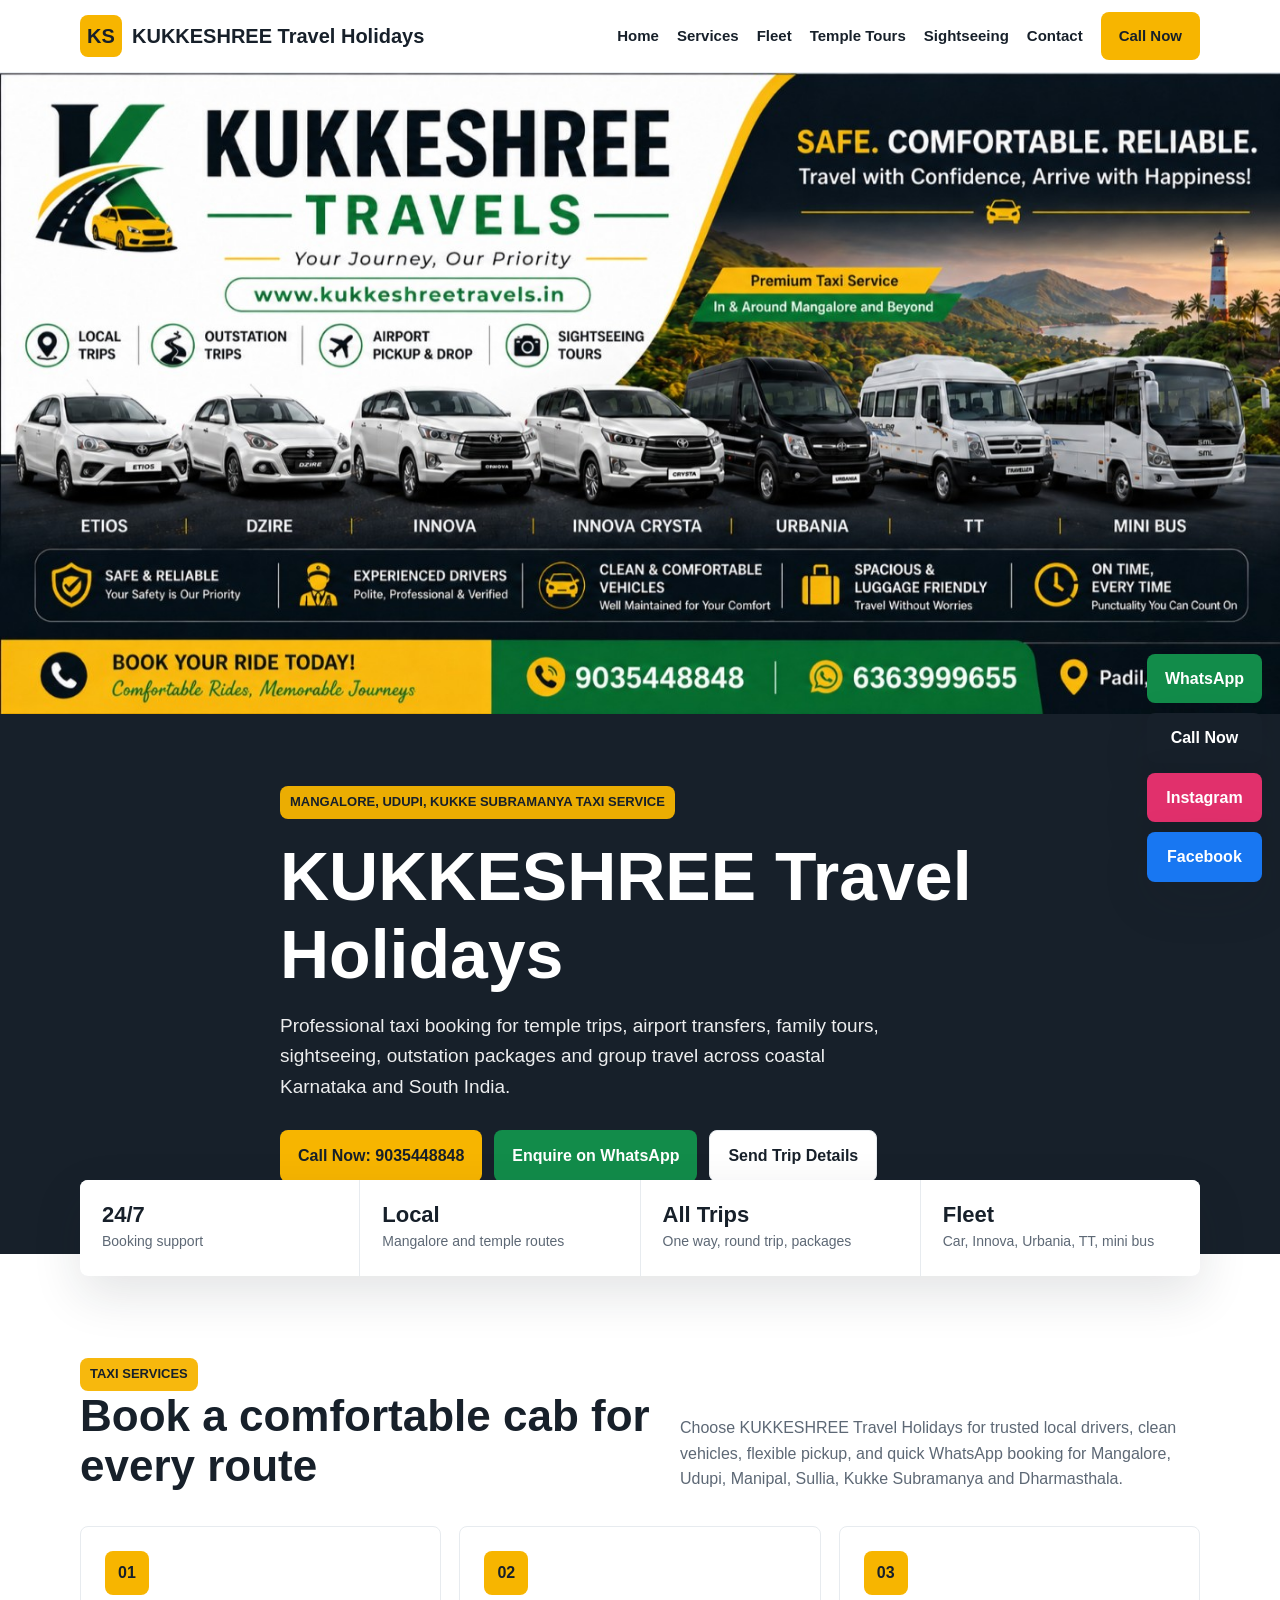
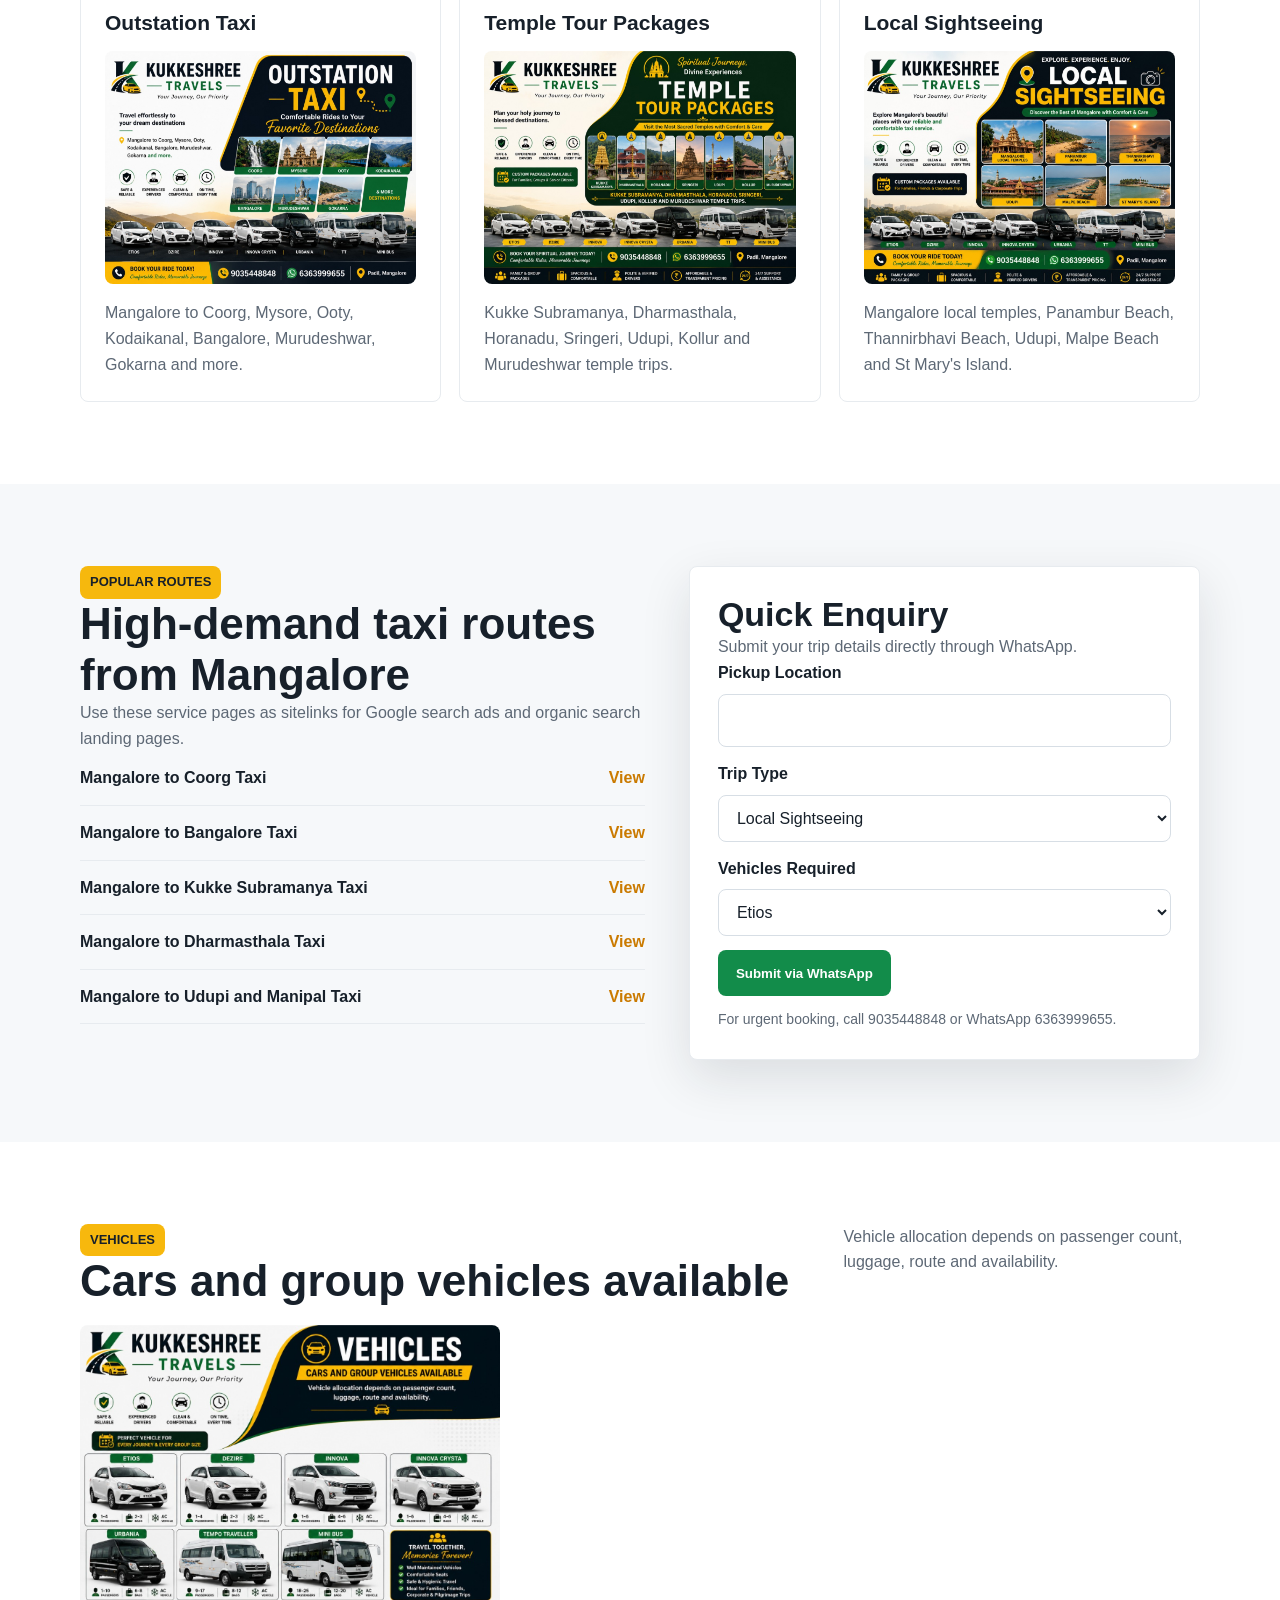
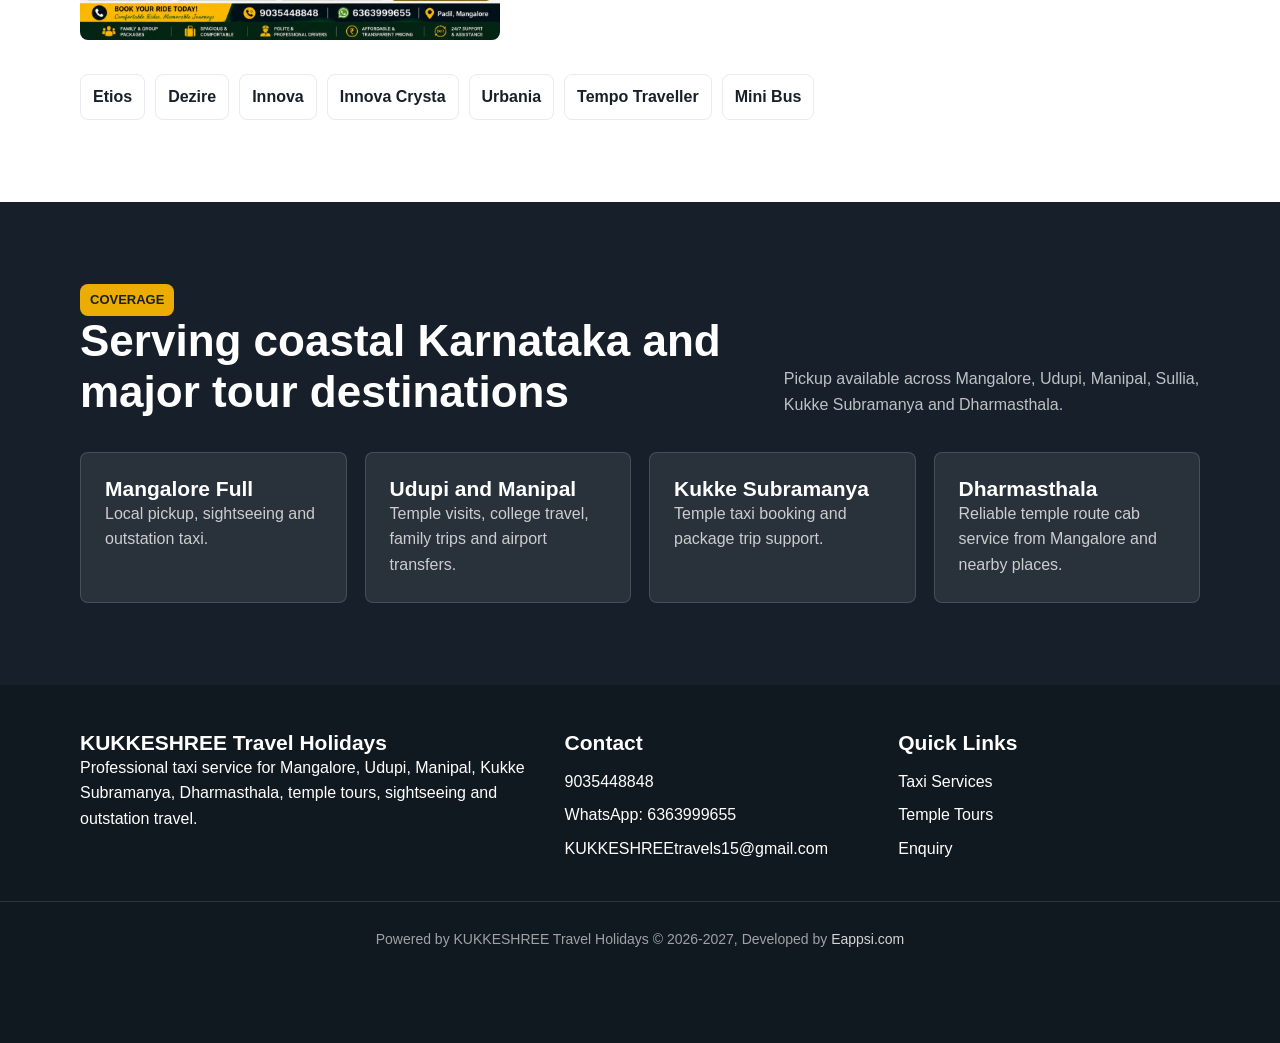
<file: index.html>
<!DOCTYPE html>
<html lang="en-IN">
<head>
  <meta charset="UTF-8">
  <meta name="viewport" content="width=device-width, initial-scale=1.0">
  <title>KUKKESHREE Travel Holidays | Taxi Service in Mangalore, Udupi, Kukke Subramanya</title>
  <meta name="description" content="Book KUKKESHREE Travel Holidays for reliable taxi service in Mangalore, Udupi, Manipal, Kukke Subramanya, Dharmasthala, Coorg, Mysore, Ooty and Bangalore. Cars, Innova, Urbania, TT and mini bus available.">
  <meta name="keywords" content="taxi service Mangalore, KUKKESHREE Travel Holidays, Mangalore to Coorg taxi, Mangalore to Dharmasthala taxi, Mangalore to Kukke Subramanya taxi, Udupi taxi service">
  <link rel="stylesheet" href="assets/styles.css">
  <script type="application/ld+json">
  {
    "@context": "https://schema.org",
    "@type": "TaxiService",
    "name": "KUKKESHREE Travel Holidays",
    "email": "KUKKESHREEtravels15@gmail.com",
    "telephone": ["+919035448848", "+916363999655"],
    "areaServed": ["Mangalore", "Udupi", "Manipal", "Sullia", "Kukke Subramanya", "Dharmasthala", "Coorg", "Mysore", "Ooty", "Bangalore"],
    "url": "https://example.github.io/",
    "priceRange": "$$"
  }
  </script>
  <!-- Google tag (gtag.js) -->
  <script async src="https://www.googletagmanager.com/gtag/js?id=AW-18161673980"></script>
  <script>
    window.dataLayer = window.dataLayer || [];
    function gtag(){dataLayer.push(arguments);}
    gtag('js', new Date());

    gtag('config', 'AW-18161673980');
  </script>
</head>
<body>
  <header class="site-header">
   
    <div class="container nav">
      <a class="logo" href="index.html" aria-label="KUKKESHREE Travel Holidays home"><span class="logo-mark">KS</span><span>KUKKESHREE Travel Holidays</span></a>
      <label class="menu-button" for="menu-toggle" aria-label="Open menu">☰</label>
      <input class="menu-toggle" id="menu-toggle" type="checkbox">
      <nav class="nav-links" aria-label="Main navigation">
        <a href="index.html">Home</a>
        <a href="services.html">Services</a>
        <a href="fleet.html">Fleet</a>
        <a href="temple-tours.html">Temple Tours</a>
        <a href="sightseeing.html">Sightseeing</a>
        <a href="contact.html">Contact</a>
        <a class="button button-primary" href="tel:+919035448848">Call Now</a>
      </nav>
    </div>
  </header>

  <main>
     <div class="header-banner">
      <img src="images/kukkeshreebanner.jpg" alt="KUKKESHREE Travel Holidays taxi service banner">
    </div>
    <section class="hero">
      <div class="container hero-content">
        <span class="eyebrow">Mangalore, Udupi, Kukke Subramanya Taxi Service</span>
        <h1>KUKKESHREE Travel Holidays</h1>
        <p>Professional taxi booking for temple trips, airport transfers, family tours, sightseeing, outstation packages and group travel across coastal Karnataka and South India.</p>
        <div class="hero-actions">
          <a class="button button-primary" href="tel:+919035448848">Call Now: 9035448848</a>
          <a class="button button-whatsapp" href="https://wa.me/916363999655?text=Hello%20KUKKESHREE%20Travel%20Holidays%2C%20I%20want%20to%20enquire%20about%20taxi%20booking." target="_blank" rel="noopener">Enquire on WhatsApp</a>
          <a class="button button-light" href="#enquiry">Send Trip Details</a>
        </div>
      </div>
    </section>

    <section class="trust-strip">
      <div class="container trust-grid">
        <div class="trust-item"><strong>24/7</strong><span>Booking support</span></div>
        <div class="trust-item"><strong>Local</strong><span>Mangalore and temple routes</span></div>
        <div class="trust-item"><strong>All Trips</strong><span>One way, round trip, packages</span></div>
        <div class="trust-item"><strong>Fleet</strong><span>Car, Innova, Urbania, TT, mini bus</span></div>
      </div>
    </section>

    <section class="section">
      <div class="container">
        <div class="section-heading">
          <div>
            <span class="eyebrow">Taxi Services</span>
            <h2>Book a comfortable cab for every route</h2>
          </div>
          <p>Choose KUKKESHREE Travel Holidays for trusted local drivers, clean vehicles, flexible pickup, and quick WhatsApp booking for Mangalore, Udupi, Manipal, Sullia, Kukke Subramanya and Dharmasthala.</p>
        </div>
        <div class="grid grid-3">
          <article class="card">
            <span class="icon">01</span>
            <h3>Outstation Taxi</h3>
            <img class="card-image" src="images/outstation.jpg" alt="Outstation taxi service">
            <p>Mangalore to Coorg, Mysore, Ooty, Kodaikanal, Bangalore, Murudeshwar, Gokarna and more.</p>
          </article>
          <article class="card">
            <span class="icon">02</span>
            <h3>Temple Tour Packages</h3>
            <img class="card-image" src="images/temple.jpg" alt="Temple tour taxi packages">
            <p>Kukke Subramanya, Dharmasthala, Horanadu, Sringeri, Udupi, Kollur and Murudeshwar temple trips.</p>
          </article>
          <article class="card">
            <span class="icon">03</span>
            <h3>Local Sightseeing</h3>
            <img class="card-image" src="images/local.jpg" alt="Local sightseeing taxi service">
            <p>Mangalore local temples, Panambur Beach, Thannirbhavi Beach, Udupi, Malpe Beach and St Mary's Island.</p>
          </article>
        </div>
      </div>
    </section>

    <section class="section section-soft">
      <div class="container split">
        <div>
          <span class="eyebrow">Popular Routes</span>
          <h2>High-demand taxi routes from Mangalore</h2>
          <p class="muted">Use these service pages as sitelinks for Google search ads and organic search landing pages.</p>
          <div class="route-link"><a href="services/mangalore-to-coorg-taxi.html">Mangalore to Coorg Taxi</a><span>View</span></div>
          <div class="route-link"><a href="services/mangalore-to-bangalore-taxi.html">Mangalore to Bangalore Taxi</a><span>View</span></div>
          <div class="route-link"><a href="services/mangalore-to-kukke-subramanya-taxi.html">Mangalore to Kukke Subramanya Taxi</a><span>View</span></div>
          <div class="route-link"><a href="services/mangalore-to-dharmasthala-taxi.html">Mangalore to Dharmasthala Taxi</a><span>View</span></div>
          <div class="route-link"><a href="services/mangalore-to-udupi-manipal-taxi.html">Mangalore to Udupi and Manipal Taxi</a><span>View</span></div>
        </div>
        <div class="contact-panel" id="enquiry">
          <h2>Quick Enquiry</h2>
          <p class="muted">Submit your trip details directly through WhatsApp.</p>
          <form id="whatsapp-enquiry-form" action="#" method="get" target="_blank">
            <input type="hidden" name="phone" value="916363999655">
          


             <div class="field">
<label for="pickup">Pickup Location</label>
<input type="text" id="pickup" name="pickup" required>
              </div> 

          

<div class="field">
<label for="traveldate">Trip Type</label>
<select name="trip" id="trip">
<option value="Local Sightseeing">Local Sightseeing</option>
<option value="Outstation Trips">Outstation Trips</option>
<option value="Airport Transfer">Airport Transfer</option>
<option value="Temple Trip">Temple Trip</option>


</select>
              </div>


              <div class="field">
<label for="vehicle">Vehicles Required</label>
<select name="vehicle" id="vehicle">
<option value="Etios">Etios</option>
<option value="Dezire">Dezire</option>
<option value="Innova">Innova</option>
<option value="Innova Crysta">Innova Crysta</option>
<option value="Urbania">Urbania</option>
<option value="Tempo Traveller">Tempo Traveller</option>
<option value="Mini Bus">Mini Bus</option>
</select>
              </div>







            <button class="button button-whatsapp" type="submit">Submit via WhatsApp</button>
          </form>
          <p class="notice">For urgent booking, call <a href="tel:+919035448848">9035448848</a> or WhatsApp <a href="https://wa.me/916363999655" target="_blank" rel="noopener">6363999655</a>.</p>
        </div>
      </div>
    </section>

    <section class="section">
      <div class="container">
        <div class="section-heading vehicle-heading">
          <div>
            <span class="eyebrow">Vehicles</span>
            <h2>Cars and group vehicles available</h2>
            <img class="section-feature-image" src="images/vehicles.jpg" alt="Cars and group vehicles available">
          </div>
          <p>Vehicle allocation depends on passenger count, luggage, route and availability.</p>
        </div>
        <ul class="pill-list">
          <li>Etios</li>
          <li>Dezire</li>
          <li>Innova</li>
          <li>Innova Crysta</li>
          <li>Urbania</li>
          <li>Tempo Traveller</li>
          <li>Mini Bus</li>
        </ul>
      </div>
    </section>

    <section class="section section-dark">
      <div class="container">
        <div class="section-heading">
          <div>
            <span class="eyebrow">Coverage</span>
            <h2>Serving coastal Karnataka and major tour destinations</h2>
          </div>
          <p>Pickup available across Mangalore, Udupi, Manipal, Sullia, Kukke Subramanya and Dharmasthala.</p>
        </div>
        <div class="grid grid-4">
          <div class="card"><h3>Mangalore Full</h3><p>Local pickup, sightseeing and outstation taxi.</p></div>
          <div class="card"><h3>Udupi and Manipal</h3><p>Temple visits, college travel, family trips and airport transfers.</p></div>
          <div class="card"><h3>Kukke Subramanya</h3><p>Temple taxi booking and package trip support.</p></div>
          <div class="card"><h3>Dharmasthala</h3><p>Reliable temple route cab service from Mangalore and nearby places.</p></div>
        </div>
      </div>
    </section>
  </main>

  <footer class="footer">
    <div class="container footer-grid">
      <div>
        <h3>KUKKESHREE Travel Holidays</h3>
        <p>Professional taxi service for Mangalore, Udupi, Manipal, Kukke Subramanya, Dharmasthala, temple tours, sightseeing and outstation travel.</p>
      </div>
      <div>
        <h3>Contact</h3>
        <ul>
          <li><a href="tel:+919035448848">9035448848</a></li>
          <li>WhatsApp: <a href="https://wa.me/916363999655" target="_blank" rel="noopener">6363999655</a></li>
          <li><a href="mailto:KUKKESHREEtravels15@gmail.com">KUKKESHREEtravels15@gmail.com</a></li>
        </ul>
      </div>
      <div>
        <h3>Quick Links</h3>
        <ul>
          <li><a href="services.html">Taxi Services</a></li>
          <li><a href="temple-tours.html">Temple Tours</a></li>
          <li><a href="contact.html">Enquiry</a></li>
        </ul>
      </div>
    </div>
    <div class="footer-bottom">
      Powered by KUKKESHREE Travel Holidays © 2026-2027, Developed by <a href="https://eappsi.com" target="_blank" rel="noopener">Eappsi.com</a>
    </div>
  </footer>

  <div class="sticky-cta">
    <a class="button button-whatsapp" href="https://wa.me/916363999655?text=Hello%20KUKKESHREE%20Travel%20Holidays%2C%20I%20want%20to%20enquire%20about%20taxi%20booking." target="_blank" rel="noopener">WhatsApp</a>
    <a class="button button-dark" href="tel:+919035448848">Call Now</a>
    <a class="button button-instagram" href="https://www.instagram.com/kuk_keshreetravels.in?utm_source=qr&igsh=NWF4aGEzczJnZTd4" target="_blank" rel="noopener">Instagram</a>
    <a class="button button-facebook" href="https://www.facebook.com/share/1JfLdJMhwy/" target="_blank" rel="noopener">Facebook</a>
  </div>
  <div class="mobile-bottom-bar">
    <a class="button button-dark" href="tel:+919035448848" aria-label="Call">
      <svg aria-hidden="true" viewBox="0 0 24 24">
        <path fill="currentColor" d="M6.62 10.79a15.05 15.05 0 006.59 6.59l2.2-2.2a1 1 0 011.11-.21 11.36 11.36 0 003.54.57 1 1 0 011 1v3.75a1 1 0 01-1 1A17.95 17.95 0 014 5a1 1 0 011-1h3.75a1 1 0 011 1 11.36 11.36 0 00.57 3.54 1 1 0 01-.21 1.11l-2.2 2.2z"/>
      </svg>
      <span class="sr-only">Call</span>
    </a>
    <a class="button button-whatsapp" href="https://wa.me/916363999655?text=Hello%20KUKKESHREE%20Travel%20Holidays%2C%20I%20want%20to%20enquire%20about%20taxi%20booking." target="_blank" rel="noopener" aria-label="WhatsApp">
      <svg aria-hidden="true" viewBox="0 0 24 24">
        <path fill="currentColor" d="M17.472 14.382c-.297-.149-1.758-.867-2.03-.967-.273-.099-.472-.149-.672.149-.198.297-.768.967-.942 1.165-.173.198-.347.223-.644.074-.297-.149-1.255-.462-2.39-1.476-.883-.788-1.48-1.761-1.653-2.059-.173-.297-.018-.458.13-.606.134-.133.297-.347.446-.52.149-.174.198-.298.298-.497.099-.198.05-.372-.025-.52-.075-.149-.672-1.612-.921-2.214-.242-.579-.487-.5-.672-.51l-.573-.01c-.198 0-.52.074-.792.372s-1.04 1.016-1.04 2.479 1.065 2.876 1.213 3.074c.149.198 2.095 3.2 5.076 4.487.709.306 1.261.489 1.693.626.712.226 1.36.194 1.872.118.571-.085 1.758-.719 2.006-1.413.248-.694.248-1.289.173-1.413-.074-.124-.273-.198-.57-.347z"/>
        <path fill="currentColor" d="M12.004 2.258C6.11 2.258 1.263 7.105 1.263 12.998c0 2.2.683 4.234 1.853 5.971L1 23.5l4.672-1.229a11.002 11.002 0 005.33 1.38h.002c5.895 0 10.742-4.847 10.742-10.74 0-5.893-4.847-10.74-10.742-10.74zm0 19.686h-.002a9.936 9.936 0 01-5.094-1.38l-.364-.216-2.77.73.74-2.706-.235-.363a9.865 9.865 0 01-1.51-5.416c0-5.456 4.432-9.888 9.888-9.888 5.455 0 9.887 4.432 9.887 9.888 0 5.456-4.432 9.888-9.887 9.888z"/>
      </svg>
      <span class="sr-only">WhatsApp</span>
    </a>
    <a class="button button-instagram" href="https://www.instagram.com/kuk_keshreetravels.in?utm_source=qr&igsh=NWF4aGEzczJnZTd4" target="_blank" rel="noopener" aria-label="Instagram">
      <svg aria-hidden="true" viewBox="0 0 24 24">
        <path fill="currentColor" d="M7.75 2h8.5A5.75 5.75 0 0122 7.75v8.5A5.75 5.75 0 0116.25 22h-8.5A5.75 5.75 0 012 16.25v-8.5A5.75 5.75 0 017.75 2zm0 1.5A4.25 4.25 0 003.5 7.75v8.5A4.25 4.25 0 007.75 20.5h8.5A4.25 4.25 0 0020.5 16.25v-8.5A4.25 4.25 0 0016.25 3.5h-8.5zm8.75 2a1 1 0 110 2 1 1 0 010-2zM12 7a5 5 0 110 10 5 5 0 010-10zm0 1.5a3.5 3.5 0 100 7 3.5 3.5 0 000-7z"/>
      </svg>
      <span class="sr-only">Instagram</span>
    </a>
    <a class="button button-facebook" href="https://www.facebook.com/share/1JfLdJMhwy/" target="_blank" rel="noopener" aria-label="Facebook">
      <svg aria-hidden="true" viewBox="0 0 24 24">
        <path fill="currentColor" d="M13.5 8.75h1.75V6h-1.75c-1.28 0-2.25 1.01-2.25 2.25v1.25H9.5V12h1V20h2.25v-8h1.75l.25-1.75h-2V8.75z"/>
      </svg>
      <span class="sr-only">Facebook</span>
    </a>
  </div>

  <script>
    const whatsAppForm = document.getElementById('whatsapp-enquiry-form');
    if (whatsAppForm) {
      whatsAppForm.addEventListener('submit', function (event) {
        event.preventDefault();

        const phone = '916363999655';
        const pickup = document.getElementById('pickup').value.trim();
        const trip = document.getElementById('trip').value.trim();
        const vehicle = document.getElementById('vehicle').value.trim();

        let message = 'Hello KUKKESHREE Travel Holidays,\n\nI would like to book a taxi with the following details:\n';
        message += `Pickup Location: ${pickup}\n`;
        message += `Trip Type: ${trip}\n`;
        message += `Vehicles Required: ${vehicle}\n`;
       

        const whatsappUrl = `https://api.whatsapp.com/send?phone=${phone}&text=${encodeURIComponent(message)}`;
        window.open(whatsappUrl, '_blank');
      });
    }
  </script>
</body>
</html>
</file>
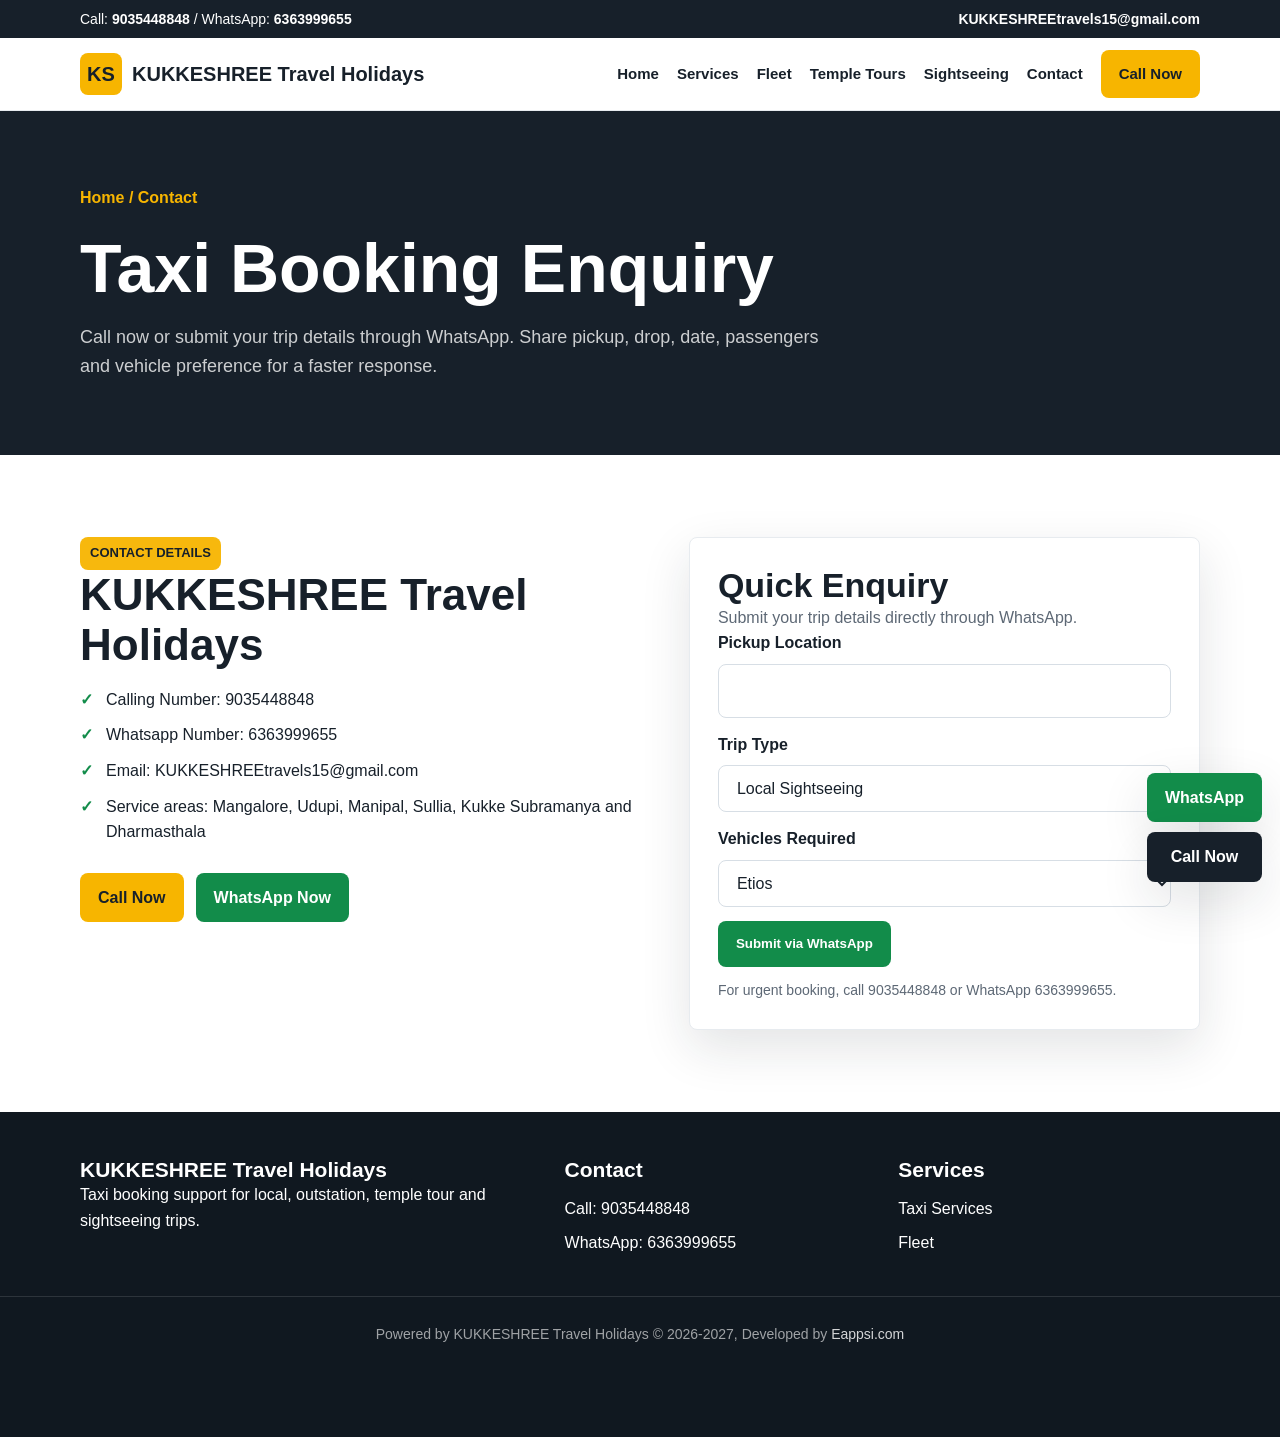
<file: contact.html>
<!DOCTYPE html>
<html lang="en-IN">
<head>
  <meta charset="UTF-8">
  <meta name="viewport" content="width=device-width, initial-scale=1.0">
  <title>Contact KUKKESHREE Travel Holidays | Taxi Booking Mangalore</title>
  <meta name="description" content="Contact KUKKESHREE Travel Holidays for taxi booking in Mangalore, Udupi, Manipal, Kukke Subramanya, Dharmasthala and outstation routes. Call or submit enquiry on WhatsApp.">
  <link rel="stylesheet" href="assets/styles.css">
  <!-- Google tag (gtag.js) -->
  <script async src="https://www.googletagmanager.com/gtag/js?id=AW-18161673980"></script>
  <script>
    window.dataLayer = window.dataLayer || [];
    function gtag(){dataLayer.push(arguments);}
    gtag('js', new Date());

    gtag('config', 'AW-18161673980');
  </script>
</head>
<body>
  <div class="topbar"><div class="container"><span>Call: <a href="tel:+919035448848">9035448848</a> / WhatsApp: <a href="https://wa.me/916363999655" target="_blank" rel="noopener">6363999655</a></span><a href="mailto:KUKKESHREEtravels15@gmail.com">KUKKESHREEtravels15@gmail.com</a></div></div>
  <header class="site-header"><div class="container nav"><a class="logo" href="index.html"><span class="logo-mark">KS</span><span>KUKKESHREE Travel Holidays</span></a><label class="menu-button" for="menu-toggle">☰</label><input class="menu-toggle" id="menu-toggle" type="checkbox"><nav class="nav-links"><a href="index.html">Home</a><a href="services.html">Services</a><a href="fleet.html">Fleet</a><a href="temple-tours.html">Temple Tours</a><a href="sightseeing.html">Sightseeing</a><a href="contact.html">Contact</a><a class="button button-primary" href="tel:+919035448848">Call Now</a></nav></div></header>
  <main>
    <section class="page-hero"><div class="container"><div class="breadcrumb">Home / Contact</div><h1>Taxi Booking Enquiry</h1><p>Call now or submit your trip details through WhatsApp. Share pickup, drop, date, passengers and vehicle preference for a faster response.</p></div></section>
    <section class="section"><div class="container split"><div><span class="eyebrow">Contact Details</span><h2>KUKKESHREE Travel Holidays</h2><ul class="list"><li>Calling Number: <a href="tel:+919035448848">9035448848</a></li><li>Whatsapp Number: <a href="https://wa.me/916363999655" target="_blank" rel="noopener">6363999655</a></li><li>Email: <a href="mailto:KUKKESHREEtravels15@gmail.com">KUKKESHREEtravels15@gmail.com</a></li><li>Service areas: Mangalore, Udupi, Manipal, Sullia, Kukke Subramanya and Dharmasthala</li></ul><div class="cta-row"><a class="button button-primary" href="tel:+919035448848">Call Now</a><a class="button button-whatsapp" href="https://wa.me/916363999655?text=Hello%20KUKKESHREE%20Travel%20Holidays%2C%20I%20want%20to%20book%20a%20taxi." target="_blank" rel="noopener">WhatsApp Now</a></div></div>
      
      
      
<div class="contact-panel" id="enquiry">
          <h2>Quick Enquiry</h2>
          <p class="muted">Submit your trip details directly through WhatsApp.</p>
          <form id="whatsapp-enquiry-form" action="#" method="get" target="_blank">
            <input type="hidden" name="phone" value="916363999655">
          


             <div class="field">
<label for="pickup">Pickup Location</label>
<input type="text" id="pickup" name="pickup" required>
              </div> 

          

<div class="field">
<label for="traveldate">Trip Type</label>
<select name="trip" id="trip">
<option value="Local Sightseeing">Local Sightseeing</option>
<option value="Outstation Trips">Outstation Trips</option>
<option value="Airport Transfer">Airport Transfer</option>
<option value="Temple Trip">Temple Trip</option>


</select>
              </div>


              <div class="field">
<label for="vehicle">Vehicles Required</label>
<select name="vehicle" id="vehicle">
<option value="Etios">Etios</option>
<option value="Dezire">Dezire</option>
<option value="Innova">Innova</option>
<option value="Innova Crysta">Innova Crysta</option>
<option value="Urbania">Urbania</option>
<option value="Tempo Traveller">Tempo Traveller</option>
<option value="Mini Bus">Mini Bus</option>
</select>
              </div>







            <button class="button button-whatsapp" type="submit">Submit via WhatsApp</button>
          </form>
          <p class="notice">For urgent booking, call <a href="tel:+919035448848">9035448848</a> or WhatsApp <a href="https://wa.me/916363999655" target="_blank" rel="noopener">6363999655</a>.</p>
        </div>
      </div>






</section>
  </main>
  <footer class="footer"><div class="container footer-grid"><div><h3>KUKKESHREE Travel Holidays</h3><p>Taxi booking support for local, outstation, temple tour and sightseeing trips.</p></div><div><h3>Contact</h3><ul><li>Call: <a href="tel:+919035448848">9035448848</a></li><li>WhatsApp: <a href="https://wa.me/916363999655" target="_blank" rel="noopener">6363999655</a></li></ul></div><div><h3>Services</h3><ul><li><a href="services.html">Taxi Services</a></li><li><a href="fleet.html">Fleet</a></li></ul></div></div><div class="footer-bottom">Powered by KUKKESHREE Travel Holidays © 2026-2027, Developed by <a href="https://eappsi.com" target="_blank" rel="noopener">Eappsi.com</a></div></footer>
  <div class="sticky-cta"><a class="button button-whatsapp" href="https://wa.me/916363999655?text=Hello%20KUKKESHREE%20Travel%20Holidays%2C%20I%20want%20to%20book%20a%20taxi." target="_blank" rel="noopener">WhatsApp</a><a class="button button-dark" href="tel:+919035448848">Call Now</a></div>
  <div class="mobile-bottom-bar"><a class="button button-dark" href="tel:+919035448848">Call Now</a><a class="button button-whatsapp" href="https://wa.me/916363999655?text=Hello%20KUKKESHREE%20Travel%20Holidays%2C%20I%20want%20to%20book%20a%20taxi." target="_blank" rel="noopener">WhatsApp</a></div>
  <script>
    document.getElementById('whatsapp-enquiry-form').addEventListener('submit', function(e) {
      e.preventDefault();
      
      const pickup = document.getElementById('pickup').value;
      const trip = document.getElementById('trip').value;
      const vehicle = document.getElementById('vehicle').value;
      
      const message = `Hello KUKKESHREE Travel Holidays, I want to book a taxi.\n\nPickup Location: ${pickup}\nTrip Type: ${trip}\nVehicle Required: ${vehicle}`;
      
      const encodedMessage = encodeURIComponent(message);
      const whatsappUrl = `https://wa.me/916363999655?text=${encodedMessage}`;
      
      window.open(whatsappUrl, '_blank');
    });
  </script>
</body>
</html>
</file>
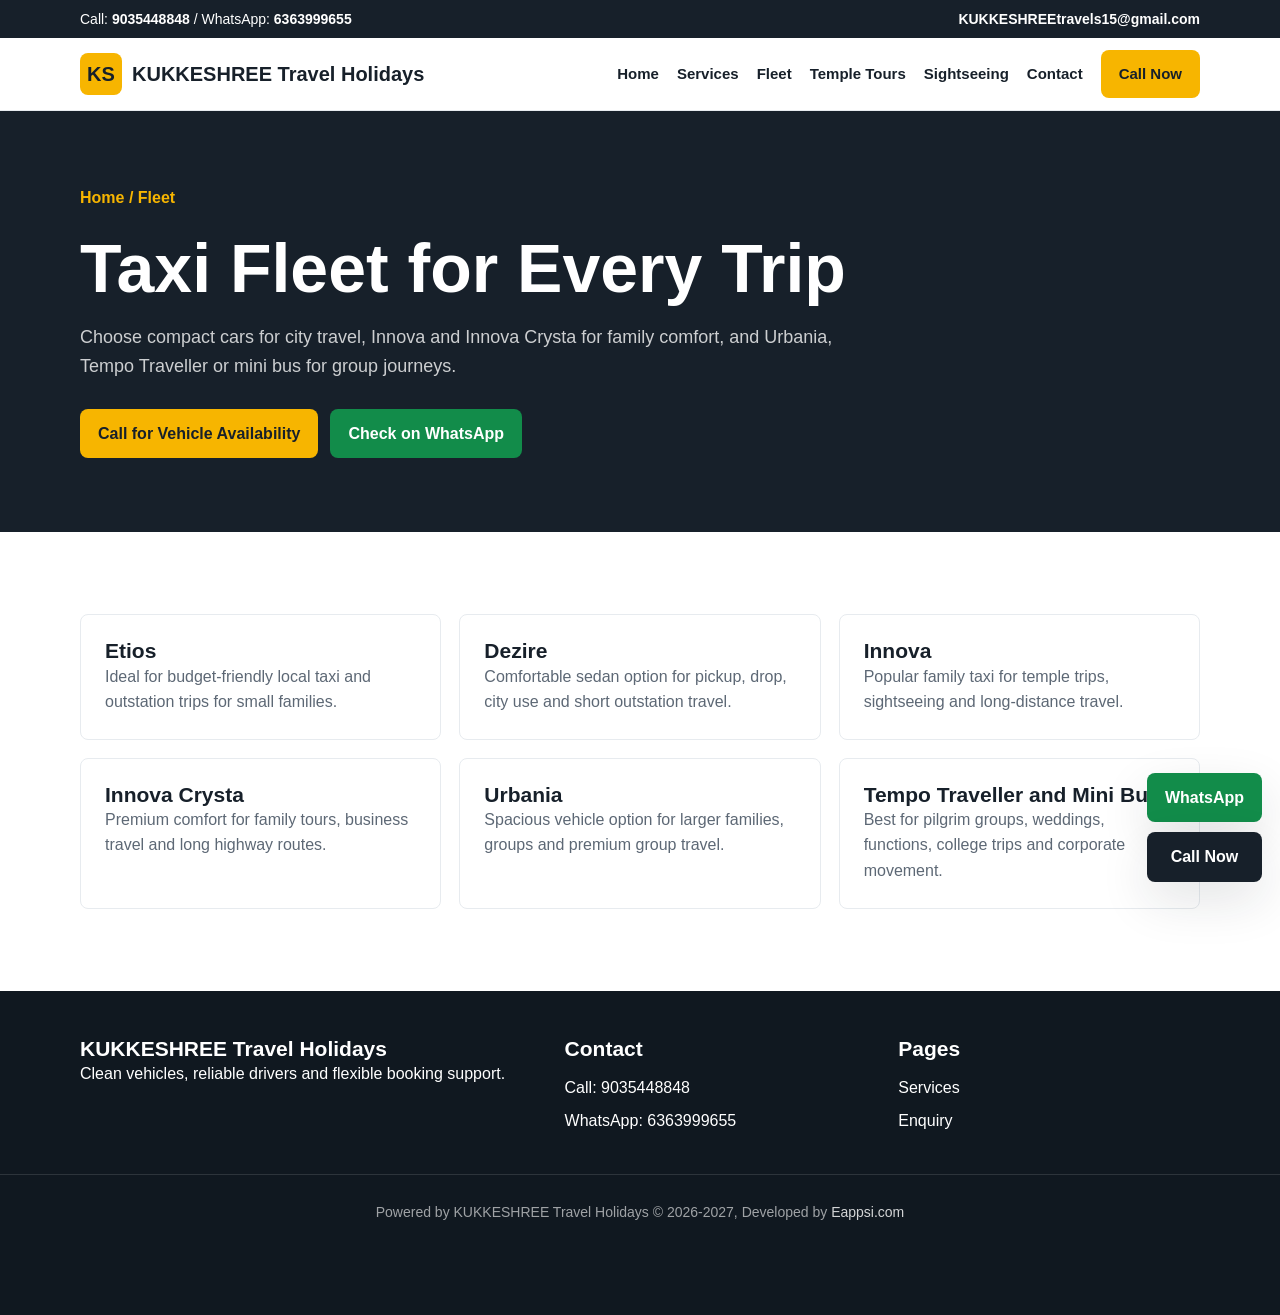
<file: fleet.html>
<!DOCTYPE html>
<html lang="en-IN">
<head>
  <meta charset="UTF-8">
  <meta name="viewport" content="width=device-width, initial-scale=1.0">
  <title>Taxi Fleet | Etios, Dezire, Innova, Urbania, TT, Mini Bus</title>
  <meta name="description" content="KUKKESHREE Travel Holidays provides Etios, Dezire, Innova, Innova Crysta, Urbania, Tempo Traveller and mini bus for local, outstation and group taxi booking.">
  <link rel="stylesheet" href="assets/styles.css">
  <!-- Google tag (gtag.js) -->
  <script async src="https://www.googletagmanager.com/gtag/js?id=AW-18161673980"></script>
  <script>
    window.dataLayer = window.dataLayer || [];
    function gtag(){dataLayer.push(arguments);}
    gtag('js', new Date());

    gtag('config', 'AW-18161673980');
  </script>
</head>
<body>
  <div class="topbar"><div class="container"><span>Call: <a href="tel:+919035448848">9035448848</a> / WhatsApp: <a href="https://wa.me/916363999655" target="_blank" rel="noopener">6363999655</a></span><a href="mailto:KUKKESHREEtravels15@gmail.com">KUKKESHREEtravels15@gmail.com</a></div></div>
  <header class="site-header"><div class="container nav"><a class="logo" href="index.html"><span class="logo-mark">KS</span><span>KUKKESHREE Travel Holidays</span></a><label class="menu-button" for="menu-toggle">☰</label><input class="menu-toggle" id="menu-toggle" type="checkbox"><nav class="nav-links"><a href="index.html">Home</a><a href="services.html">Services</a><a href="fleet.html">Fleet</a><a href="temple-tours.html">Temple Tours</a><a href="sightseeing.html">Sightseeing</a><a href="contact.html">Contact</a><a class="button button-primary" href="tel:+919035448848">Call Now</a></nav></div></header>
  <main>
    <section class="page-hero"><div class="container"><div class="breadcrumb">Home / Fleet</div><h1>Taxi Fleet for Every Trip</h1><p>Choose compact cars for city travel, Innova and Innova Crysta for family comfort, and Urbania, Tempo Traveller or mini bus for group journeys.</p><div class="cta-row"><a class="button button-primary" href="tel:+919035448848">Call for Vehicle Availability</a><a class="button button-whatsapp" href="https://wa.me/916363999655?text=Hello%20KUKKESHREE%20Travel%20Holidays%2C%20please%20share%20vehicle%20availability." target="_blank" rel="noopener">Check on WhatsApp</a></div></div></section>
    <section class="section"><div class="container grid grid-3">
      <article class="card"><h3>Etios</h3><p>Ideal for budget-friendly local taxi and outstation trips for small families.</p></article>
      <article class="card"><h3>Dezire</h3><p>Comfortable sedan option for pickup, drop, city use and short outstation travel.</p></article>
      <article class="card"><h3>Innova</h3><p>Popular family taxi for temple trips, sightseeing and long-distance travel.</p></article>
      <article class="card"><h3>Innova Crysta</h3><p>Premium comfort for family tours, business travel and long highway routes.</p></article>
      <article class="card"><h3>Urbania</h3><p>Spacious vehicle option for larger families, groups and premium group travel.</p></article>
      <article class="card"><h3>Tempo Traveller and Mini Bus</h3><p>Best for pilgrim groups, weddings, functions, college trips and corporate movement.</p></article>
    </div></section>
  </main>
  <footer class="footer"><div class="container footer-grid"><div><h3>KUKKESHREE Travel Holidays</h3><p>Clean vehicles, reliable drivers and flexible booking support.</p></div><div><h3>Contact</h3><ul><li>Call: <a href="tel:+919035448848">9035448848</a></li><li>WhatsApp: <a href="https://wa.me/916363999655" target="_blank" rel="noopener">6363999655</a></li></ul></div><div><h3>Pages</h3><ul><li><a href="services.html">Services</a></li><li><a href="contact.html">Enquiry</a></li></ul></div></div><div class="footer-bottom">Powered by KUKKESHREE Travel Holidays © 2026-2027, Developed by <a href="https://eappsi.com" target="_blank" rel="noopener">Eappsi.com</a></div></footer>
  <div class="sticky-cta"><a class="button button-whatsapp" href="https://wa.me/916363999655?text=Hello%20KUKKESHREE%20Travel%20Holidays%2C%20please%20share%20vehicle%20availability." target="_blank" rel="noopener">WhatsApp</a><a class="button button-dark" href="tel:+919035448848">Call Now</a></div>
  <div class="mobile-bottom-bar"><a class="button button-dark" href="tel:+919035448848">Call Now</a><a class="button button-whatsapp" href="https://wa.me/916363999655?text=Hello%20KUKKESHREE%20Travel%20Holidays%2C%20please%20share%20vehicle%20availability." target="_blank" rel="noopener">WhatsApp</a></div>
</body>
</html>
</file>
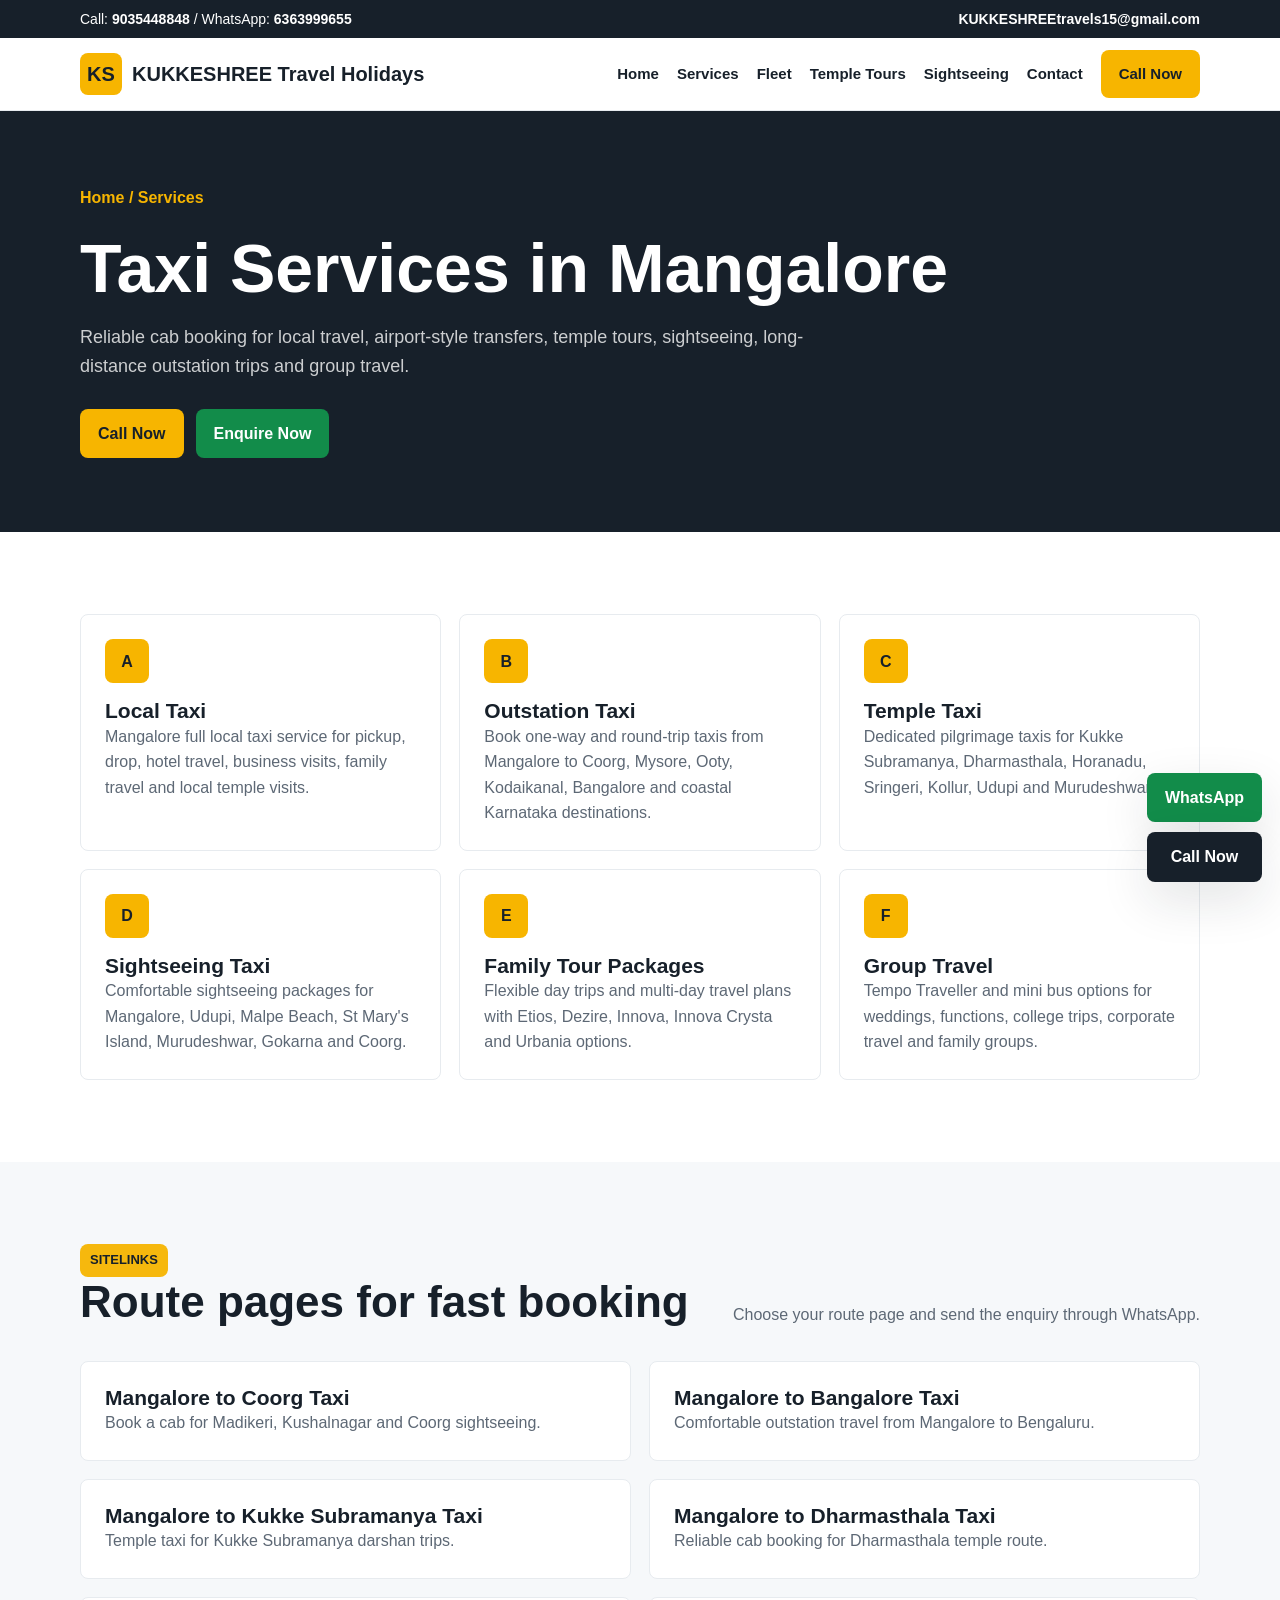
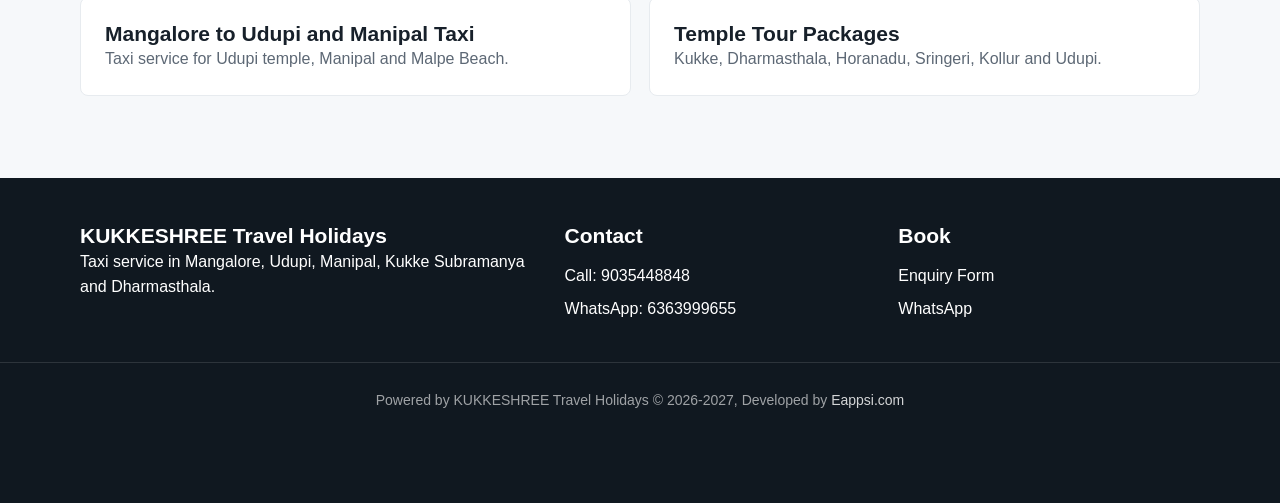
<file: services.html>
<!DOCTYPE html>
<html lang="en-IN">
<head>
  <meta charset="UTF-8">
  <meta name="viewport" content="width=device-width, initial-scale=1.0">
  <title>Taxi Services in Mangalore | KUKKESHREE Travel Holidays</title>
  <meta name="description" content="KUKKESHREE Travel Holidays offers local taxi, outstation taxi, temple tour packages, sightseeing cabs and group vehicles from Mangalore, Udupi, Manipal, Kukke Subramanya and Dharmasthala.">
  <link rel="stylesheet" href="assets/styles.css">
  <!-- Google tag (gtag.js) -->
  <script async src="https://www.googletagmanager.com/gtag/js?id=AW-18161673980"></script>
  <script>
    window.dataLayer = window.dataLayer || [];
    function gtag(){dataLayer.push(arguments);}
    gtag('js', new Date());

    gtag('config', 'AW-18161673980');
  </script>
</head>
<body>
  <div class="topbar"><div class="container"><span>Call: <a href="tel:+919035448848">9035448848</a> / WhatsApp: <a href="https://wa.me/916363999655" target="_blank" rel="noopener">6363999655</a></span><a href="mailto:KUKKESHREEtravels15@gmail.com">KUKKESHREEtravels15@gmail.com</a></div></div>
  <header class="site-header"><div class="container nav"><a class="logo" href="index.html"><span class="logo-mark">KS</span><span>KUKKESHREE Travel Holidays</span></a><label class="menu-button" for="menu-toggle">☰</label><input class="menu-toggle" id="menu-toggle" type="checkbox"><nav class="nav-links"><a href="index.html">Home</a><a href="services.html">Services</a><a href="fleet.html">Fleet</a><a href="temple-tours.html">Temple Tours</a><a href="sightseeing.html">Sightseeing</a><a href="contact.html">Contact</a><a class="button button-primary" href="tel:+919035448848">Call Now</a></nav></div></header>
  <main>
    <section class="page-hero"><div class="container"><div class="breadcrumb">Home / Services</div><h1>Taxi Services in Mangalore</h1><p>Reliable cab booking for local travel, airport-style transfers, temple tours, sightseeing, long-distance outstation trips and group travel.</p><div class="cta-row"><a class="button button-primary" href="tel:+919035448848">Call Now</a><a class="button button-whatsapp" href="https://wa.me/916363999655?text=Hello%20KUKKESHREE%20Travel%20Holidays%2C%20I%20need%20taxi%20service%20details." target="_blank" rel="noopener">Enquire Now</a></div></div></section>
    <section class="section"><div class="container grid grid-3">
      <article class="card"><span class="icon">A</span><h3>Local Taxi</h3><p>Mangalore full local taxi service for pickup, drop, hotel travel, business visits, family travel and local temple visits.</p></article>
      <article class="card"><span class="icon">B</span><h3>Outstation Taxi</h3><p>Book one-way and round-trip taxis from Mangalore to Coorg, Mysore, Ooty, Kodaikanal, Bangalore and coastal Karnataka destinations.</p></article>
      <article class="card"><span class="icon">C</span><h3>Temple Taxi</h3><p>Dedicated pilgrimage taxis for Kukke Subramanya, Dharmasthala, Horanadu, Sringeri, Kollur, Udupi and Murudeshwar.</p></article>
      <article class="card"><span class="icon">D</span><h3>Sightseeing Taxi</h3><p>Comfortable sightseeing packages for Mangalore, Udupi, Malpe Beach, St Mary's Island, Murudeshwar, Gokarna and Coorg.</p></article>
      <article class="card"><span class="icon">E</span><h3>Family Tour Packages</h3><p>Flexible day trips and multi-day travel plans with Etios, Dezire, Innova, Innova Crysta and Urbania options.</p></article>
      <article class="card"><span class="icon">F</span><h3>Group Travel</h3><p>Tempo Traveller and mini bus options for weddings, functions, college trips, corporate travel and family groups.</p></article>
    </div></section>
    <section class="section section-soft"><div class="container"><div class="section-heading"><div><span class="eyebrow">Sitelinks</span><h2>Route pages for fast booking</h2></div><p>Choose your route page and send the enquiry through WhatsApp.</p></div><div class="grid grid-2">
      <a class="card" href="services/mangalore-to-coorg-taxi.html"><h3>Mangalore to Coorg Taxi</h3><p>Book a cab for Madikeri, Kushalnagar and Coorg sightseeing.</p></a>
      <a class="card" href="services/mangalore-to-bangalore-taxi.html"><h3>Mangalore to Bangalore Taxi</h3><p>Comfortable outstation travel from Mangalore to Bengaluru.</p></a>
      <a class="card" href="services/mangalore-to-kukke-subramanya-taxi.html"><h3>Mangalore to Kukke Subramanya Taxi</h3><p>Temple taxi for Kukke Subramanya darshan trips.</p></a>
      <a class="card" href="services/mangalore-to-dharmasthala-taxi.html"><h3>Mangalore to Dharmasthala Taxi</h3><p>Reliable cab booking for Dharmasthala temple route.</p></a>
      <a class="card" href="services/mangalore-to-udupi-manipal-taxi.html"><h3>Mangalore to Udupi and Manipal Taxi</h3><p>Taxi service for Udupi temple, Manipal and Malpe Beach.</p></a>
      <a class="card" href="temple-tours.html"><h3>Temple Tour Packages</h3><p>Kukke, Dharmasthala, Horanadu, Sringeri, Kollur and Udupi.</p></a>
    </div></div></section>
  </main>
  <footer class="footer"><div class="container footer-grid"><div><h3>KUKKESHREE Travel Holidays</h3><p>Taxi service in Mangalore, Udupi, Manipal, Kukke Subramanya and Dharmasthala.</p></div><div><h3>Contact</h3><ul><li>Call: <a href="tel:+919035448848">9035448848</a></li><li>WhatsApp: <a href="https://wa.me/916363999655" target="_blank" rel="noopener">6363999655</a></li></ul></div><div><h3>Book</h3><ul><li><a href="contact.html">Enquiry Form</a></li><li><a href="https://wa.me/916363999655" target="_blank" rel="noopener">WhatsApp</a></li></ul></div></div><div class="footer-bottom">Powered by KUKKESHREE Travel Holidays © 2026-2027, Developed by <a href="https://eappsi.com" target="_blank" rel="noopener">Eappsi.com</a></div></footer>
  <div class="sticky-cta"><a class="button button-whatsapp" href="https://wa.me/916363999655?text=Hello%20KUKKESHREE%20Travel%20Holidays%2C%20I%20need%20taxi%20service%20details." target="_blank" rel="noopener">WhatsApp</a><a class="button button-dark" href="tel:+919035448848">Call Now</a></div>
  <div class="mobile-bottom-bar"><a class="button button-dark" href="tel:+919035448848">Call Now</a><a class="button button-whatsapp" href="https://wa.me/916363999655?text=Hello%20KUKKESHREE%20Travel%20Holidays%2C%20I%20need%20taxi%20service%20details." target="_blank" rel="noopener">WhatsApp</a></div>
</body>
</html>
</file>
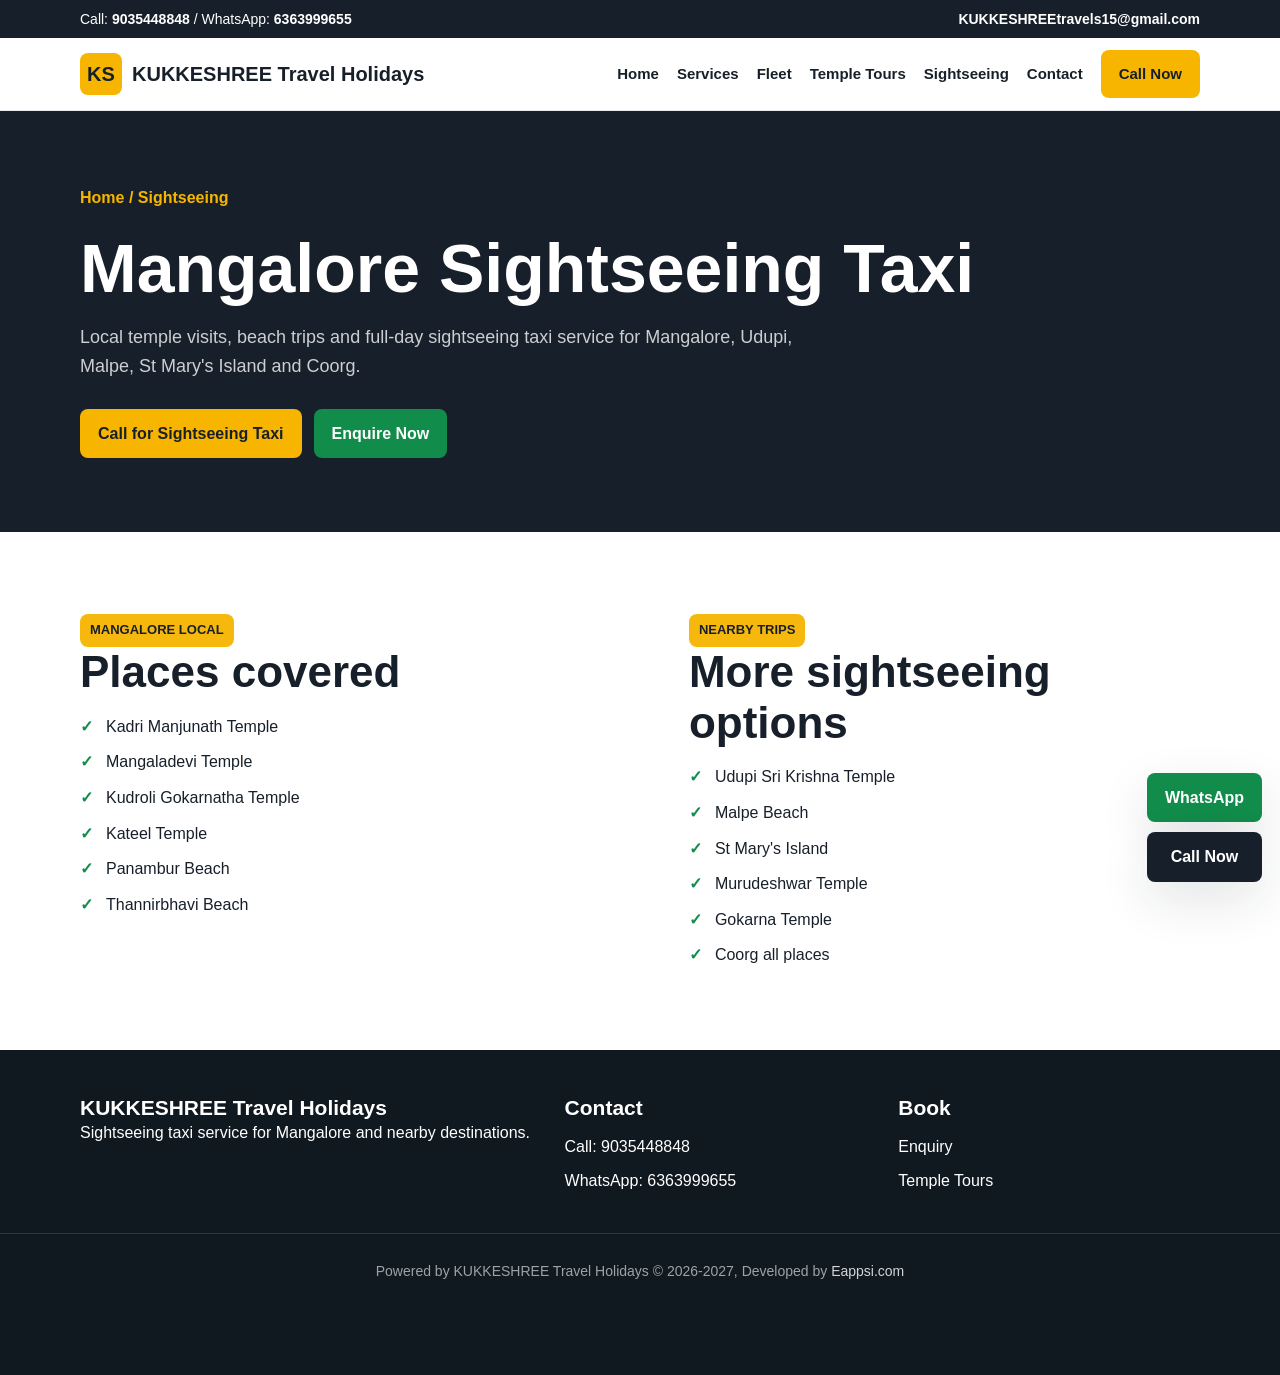
<file: sightseeing.html>
<!DOCTYPE html>
<html lang="en-IN">
<head>
  <meta charset="UTF-8">
  <meta name="viewport" content="width=device-width, initial-scale=1.0">
  <title>Mangalore Sightseeing Taxi | KUKKESHREE Travel Holidays</title>
  <meta name="description" content="Book Mangalore sightseeing taxi for Kadri Manjunath Temple, Mangaladevi Temple, Kudroli Temple, Kateel Temple, Panambur Beach, Thannirbhavi Beach, Udupi, Malpe Beach and Coorg.">
  <link rel="stylesheet" href="assets/styles.css">
  <!-- Google tag (gtag.js) -->
  <script async src="https://www.googletagmanager.com/gtag/js?id=AW-18161673980"></script>
  <script>
    window.dataLayer = window.dataLayer || [];
    function gtag(){dataLayer.push(arguments);}
    gtag('js', new Date());

    gtag('config', 'AW-18161673980');
  </script>
</head>
<body>
  <div class="topbar"><div class="container"><span>Call: <a href="tel:+919035448848">9035448848</a> / WhatsApp: <a href="https://wa.me/916363999655" target="_blank" rel="noopener">6363999655</a></span><a href="mailto:KUKKESHREEtravels15@gmail.com">KUKKESHREEtravels15@gmail.com</a></div></div>
  <header class="site-header"><div class="container nav"><a class="logo" href="index.html"><span class="logo-mark">KS</span><span>KUKKESHREE Travel Holidays</span></a><label class="menu-button" for="menu-toggle">☰</label><input class="menu-toggle" id="menu-toggle" type="checkbox"><nav class="nav-links"><a href="index.html">Home</a><a href="services.html">Services</a><a href="fleet.html">Fleet</a><a href="temple-tours.html">Temple Tours</a><a href="sightseeing.html">Sightseeing</a><a href="contact.html">Contact</a><a class="button button-primary" href="tel:+919035448848">Call Now</a></nav></div></header>
  <main>
    <section class="page-hero"><div class="container"><div class="breadcrumb">Home / Sightseeing</div><h1>Mangalore Sightseeing Taxi</h1><p>Local temple visits, beach trips and full-day sightseeing taxi service for Mangalore, Udupi, Malpe, St Mary's Island and Coorg.</p><div class="cta-row"><a class="button button-primary" href="tel:+919035448848">Call for Sightseeing Taxi</a><a class="button button-whatsapp" href="https://wa.me/916363999655?text=Hello%20KUKKESHREE%20Travel%20Holidays%2C%20I%20need%20a%20sightseeing%20taxi." target="_blank" rel="noopener">Enquire Now</a></div></div></section>
    <section class="section"><div class="container split"><div><span class="eyebrow">Mangalore Local</span><h2>Places covered</h2><ul class="list"><li>Kadri Manjunath Temple</li><li>Mangaladevi Temple</li><li>Kudroli Gokarnatha Temple</li><li>Kateel Temple</li><li>Panambur Beach</li><li>Thannirbhavi Beach</li></ul></div><div><span class="eyebrow">Nearby Trips</span><h2>More sightseeing options</h2><ul class="list"><li>Udupi Sri Krishna Temple</li><li>Malpe Beach</li><li>St Mary's Island</li><li>Murudeshwar Temple</li><li>Gokarna Temple</li><li>Coorg all places</li></ul></div></div></section>
  </main>
  <footer class="footer"><div class="container footer-grid"><div><h3>KUKKESHREE Travel Holidays</h3><p>Sightseeing taxi service for Mangalore and nearby destinations.</p></div><div><h3>Contact</h3><ul><li>Call: <a href="tel:+919035448848">9035448848</a></li><li>WhatsApp: <a href="https://wa.me/916363999655" target="_blank" rel="noopener">6363999655</a></li></ul></div><div><h3>Book</h3><ul><li><a href="contact.html">Enquiry</a></li><li><a href="temple-tours.html">Temple Tours</a></li></ul></div></div><div class="footer-bottom">Powered by KUKKESHREE Travel Holidays © 2026-2027, Developed by <a href="https://eappsi.com" target="_blank" rel="noopener">Eappsi.com</a></div></footer>
  <div class="sticky-cta"><a class="button button-whatsapp" href="https://wa.me/916363999655?text=Hello%20KUKKESHREE%20Travel%20Holidays%2C%20I%20need%20a%20sightseeing%20taxi." target="_blank" rel="noopener">WhatsApp</a><a class="button button-dark" href="tel:+919035448848">Call Now</a></div>
  <div class="mobile-bottom-bar"><a class="button button-dark" href="tel:+919035448848">Call Now</a><a class="button button-whatsapp" href="https://wa.me/916363999655?text=Hello%20KUKKESHREE%20Travel%20Holidays%2C%20I%20need%20a%20sightseeing%20taxi." target="_blank" rel="noopener">WhatsApp</a></div>
</body>
</html>
</file>
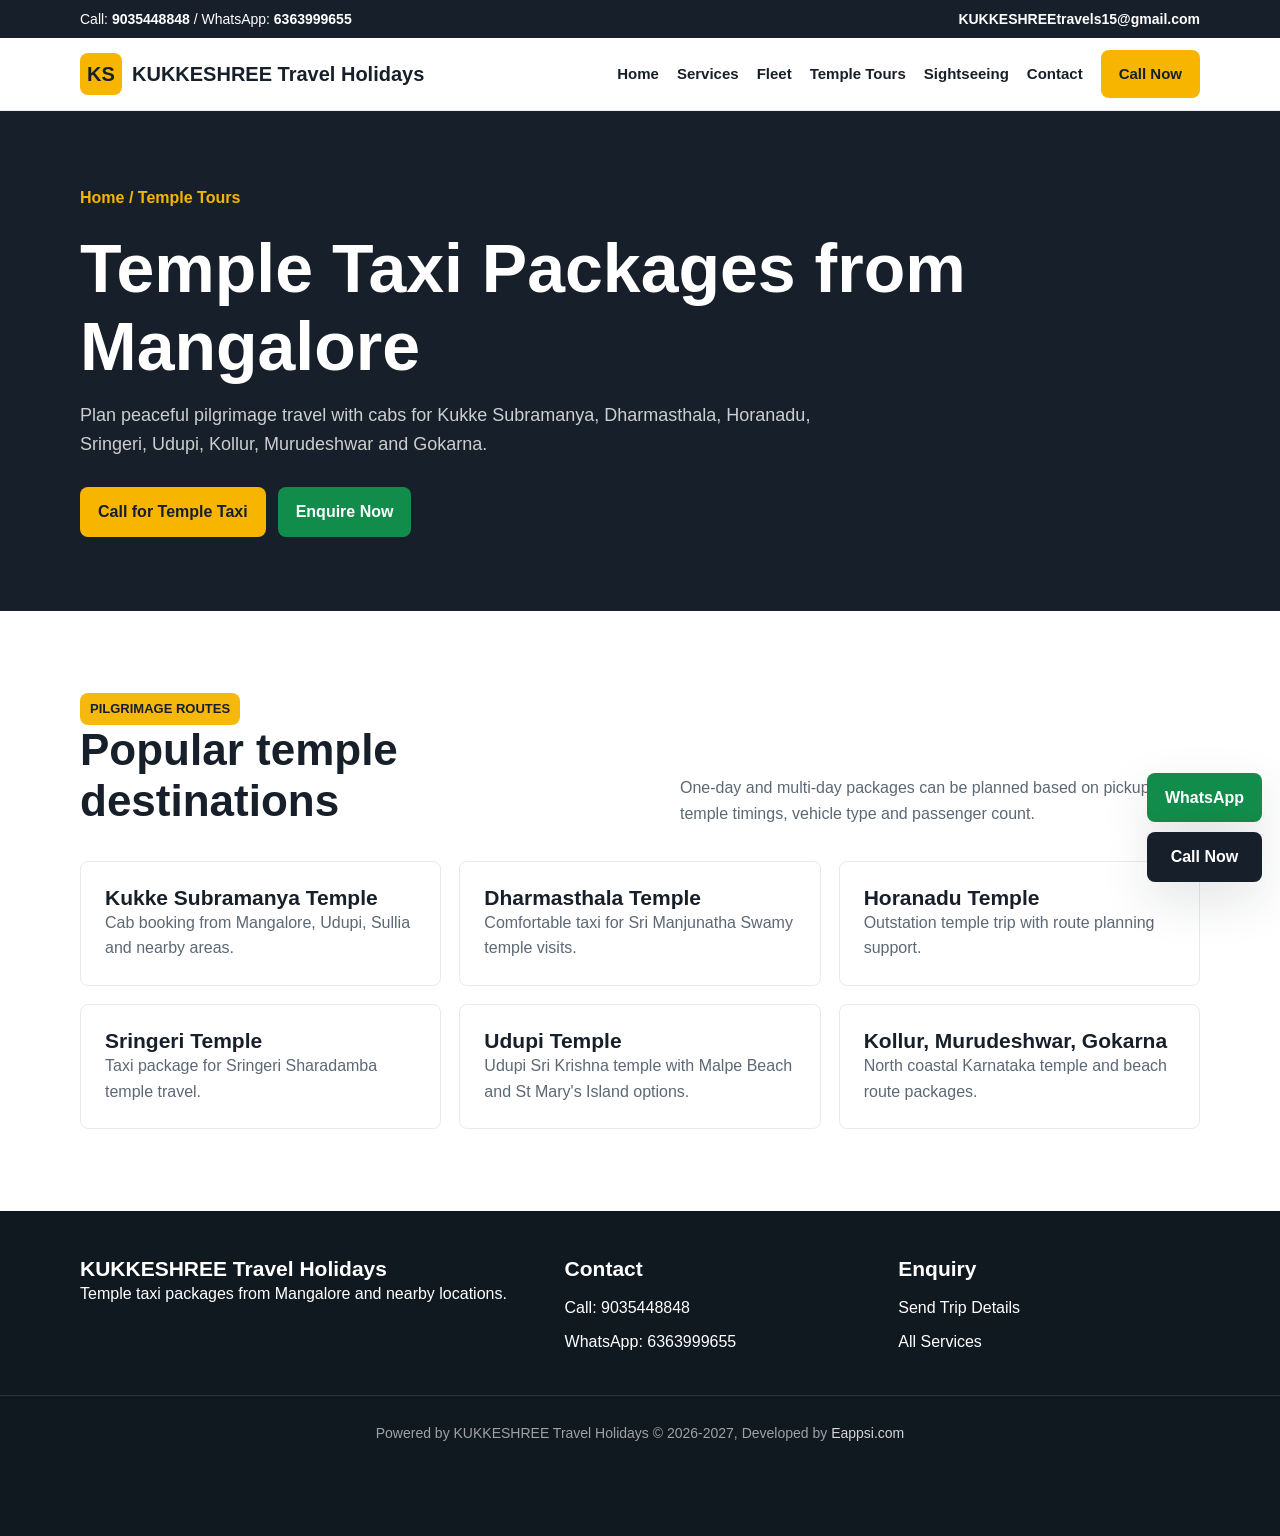
<file: temple-tours.html>
<!DOCTYPE html>
<html lang="en-IN">
<head>
  <meta charset="UTF-8">
  <meta name="viewport" content="width=device-width, initial-scale=1.0">
  <title>Temple Taxi Packages from Mangalore | KUKKESHREE Travel Holidays</title>
  <meta name="description" content="Book temple taxi packages from Mangalore to Kukke Subramanya, Dharmasthala, Horanadu, Sringeri, Udupi, Kollur, Murudeshwar and Gokarna with KUKKESHREE Travel Holidays.">
  <link rel="stylesheet" href="assets/styles.css">
  <!-- Google tag (gtag.js) -->
  <script async src="https://www.googletagmanager.com/gtag/js?id=AW-18161673980"></script>
  <script>
    window.dataLayer = window.dataLayer || [];
    function gtag(){dataLayer.push(arguments);}
    gtag('js', new Date());

    gtag('config', 'AW-18161673980');
  </script>
</head>
<body>
  <div class="topbar"><div class="container"><span>Call: <a href="tel:+919035448848">9035448848</a> / WhatsApp: <a href="https://wa.me/916363999655" target="_blank" rel="noopener">6363999655</a></span><a href="mailto:KUKKESHREEtravels15@gmail.com">KUKKESHREEtravels15@gmail.com</a></div></div>
  <header class="site-header"><div class="container nav"><a class="logo" href="index.html"><span class="logo-mark">KS</span><span>KUKKESHREE Travel Holidays</span></a><label class="menu-button" for="menu-toggle">☰</label><input class="menu-toggle" id="menu-toggle" type="checkbox"><nav class="nav-links"><a href="index.html">Home</a><a href="services.html">Services</a><a href="fleet.html">Fleet</a><a href="temple-tours.html">Temple Tours</a><a href="sightseeing.html">Sightseeing</a><a href="contact.html">Contact</a><a class="button button-primary" href="tel:+919035448848">Call Now</a></nav></div></header>
  <main>
    <section class="page-hero"><div class="container"><div class="breadcrumb">Home / Temple Tours</div><h1>Temple Taxi Packages from Mangalore</h1><p>Plan peaceful pilgrimage travel with cabs for Kukke Subramanya, Dharmasthala, Horanadu, Sringeri, Udupi, Kollur, Murudeshwar and Gokarna.</p><div class="cta-row"><a class="button button-primary" href="tel:+919035448848">Call for Temple Taxi</a><a class="button button-whatsapp" href="https://wa.me/916363999655?text=Hello%20KUKKESHREE%20Travel%20Holidays%2C%20I%20need%20a%20temple%20tour%20taxi%20package." target="_blank" rel="noopener">Enquire Now</a></div></div></section>
    <section class="section"><div class="container"><div class="section-heading"><div><span class="eyebrow">Pilgrimage Routes</span><h2>Popular temple destinations</h2></div><p>One-day and multi-day packages can be planned based on pickup point, temple timings, vehicle type and passenger count.</p></div><div class="grid grid-3">
      <article class="card"><h3>Kukke Subramanya Temple</h3><p>Cab booking from Mangalore, Udupi, Sullia and nearby areas.</p></article>
      <article class="card"><h3>Dharmasthala Temple</h3><p>Comfortable taxi for Sri Manjunatha Swamy temple visits.</p></article>
      <article class="card"><h3>Horanadu Temple</h3><p>Outstation temple trip with route planning support.</p></article>
      <article class="card"><h3>Sringeri Temple</h3><p>Taxi package for Sringeri Sharadamba temple travel.</p></article>
      <article class="card"><h3>Udupi Temple</h3><p>Udupi Sri Krishna temple with Malpe Beach and St Mary's Island options.</p></article>
      <article class="card"><h3>Kollur, Murudeshwar, Gokarna</h3><p>North coastal Karnataka temple and beach route packages.</p></article>
    </div></div></section>
  </main>
  <footer class="footer"><div class="container footer-grid"><div><h3>KUKKESHREE Travel Holidays</h3><p>Temple taxi packages from Mangalore and nearby locations.</p></div><div><h3>Contact</h3><ul><li>Call: <a href="tel:+919035448848">9035448848</a></li><li>WhatsApp: <a href="https://wa.me/916363999655" target="_blank" rel="noopener">6363999655</a></li></ul></div><div><h3>Enquiry</h3><ul><li><a href="contact.html">Send Trip Details</a></li><li><a href="services.html">All Services</a></li></ul></div></div><div class="footer-bottom">Powered by KUKKESHREE Travel Holidays © 2026-2027, Developed by <a href="https://eappsi.com" target="_blank" rel="noopener">Eappsi.com</a></div></footer>
  <div class="sticky-cta"><a class="button button-whatsapp" href="https://wa.me/916363999655?text=Hello%20KUKKESHREE%20Travel%20Holidays%2C%20I%20need%20a%20temple%20tour%20taxi%20package." target="_blank" rel="noopener">WhatsApp</a><a class="button button-dark" href="tel:+919035448848">Call Now</a></div>
  <div class="mobile-bottom-bar"><a class="button button-dark" href="tel:+919035448848">Call Now</a><a class="button button-whatsapp" href="https://wa.me/916363999655?text=Hello%20KUKKESHREE%20Travel%20Holidays%2C%20I%20need%20a%20temple%20tour%20taxi%20package." target="_blank" rel="noopener">WhatsApp</a></div>
</body>
</html>
</file>
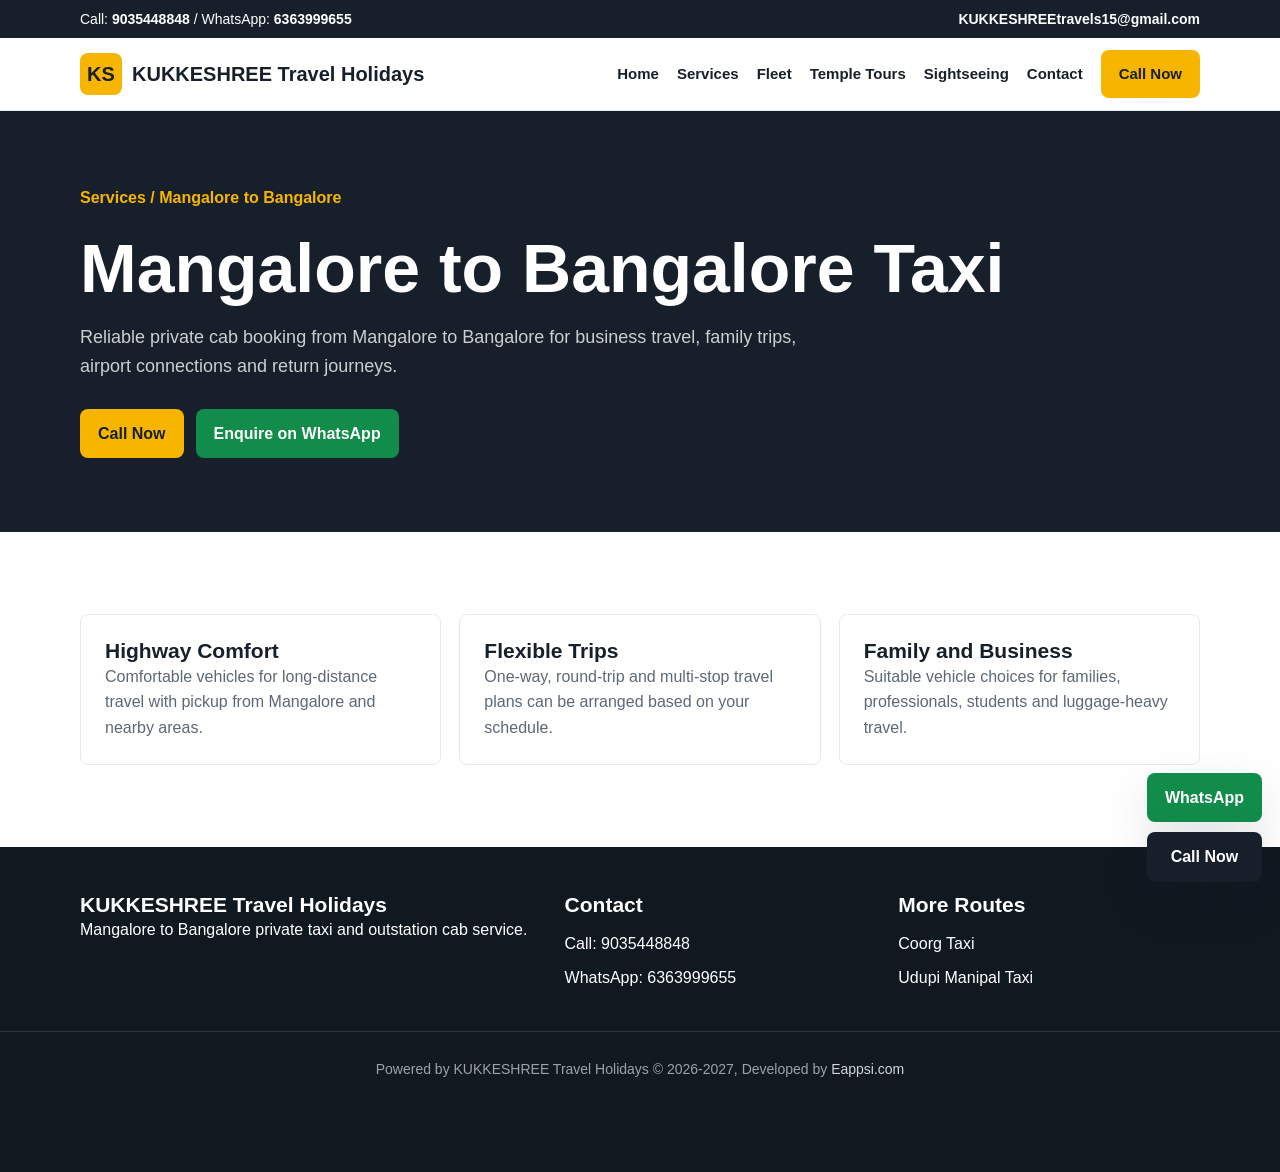
<file: services/mangalore-to-bangalore-taxi.html>
<!DOCTYPE html>
<html lang="en-IN">
<head>
  <meta charset="UTF-8">
  <meta name="viewport" content="width=device-width, initial-scale=1.0">
  <title>Mangalore to Bangalore Taxi | KUKKESHREE Travel Holidays</title>
  <meta name="description" content="Book Mangalore to Bangalore taxi for comfortable one-way or round-trip travel. Cars, Innova, Innova Crysta and group vehicles available with KUKKESHREE Travel Holidays.">
  <link rel="stylesheet" href="../assets/styles.css">
  <!-- Google tag (gtag.js) -->
  <script async src="https://www.googletagmanager.com/gtag/js?id=AW-18161673980"></script>
  <script>
    window.dataLayer = window.dataLayer || [];
    function gtag(){dataLayer.push(arguments);}
    gtag('js', new Date());

    gtag('config', 'AW-18161673980');
  </script>
</head>
<body>
  <div class="topbar"><div class="container"><span>Call: <a href="tel:+919035448848">9035448848</a> / WhatsApp: <a href="https://wa.me/916363999655" target="_blank" rel="noopener">6363999655</a></span><a href="mailto:KUKKESHREEtravels15@gmail.com">KUKKESHREEtravels15@gmail.com</a></div></div>
  <header class="site-header"><div class="container nav"><a class="logo" href="../index.html"><span class="logo-mark">KS</span><span>KUKKESHREE Travel Holidays</span></a><label class="menu-button" for="menu-toggle">☰</label><input class="menu-toggle" id="menu-toggle" type="checkbox"><nav class="nav-links"><a href="../index.html">Home</a><a href="../services.html">Services</a><a href="../fleet.html">Fleet</a><a href="../temple-tours.html">Temple Tours</a><a href="../sightseeing.html">Sightseeing</a><a href="../contact.html">Contact</a><a class="button button-primary" href="tel:+919035448848">Call Now</a></nav></div></header>
  <main><section class="page-hero"><div class="container"><div class="breadcrumb">Services / Mangalore to Bangalore</div><h1>Mangalore to Bangalore Taxi</h1><p>Reliable private cab booking from Mangalore to Bangalore for business travel, family trips, airport connections and return journeys.</p><div class="cta-row"><a class="button button-primary" href="tel:+919035448848">Call Now</a><a class="button button-whatsapp" href="https://wa.me/916363999655?text=Hello%20KUKKESHREE%20Travel%20Holidays%2C%20I%20need%20Mangalore%20to%20Bangalore%20taxi." target="_blank" rel="noopener">Enquire on WhatsApp</a></div></div></section><section class="section"><div class="container grid grid-3"><article class="card"><h3>Highway Comfort</h3><p>Comfortable vehicles for long-distance travel with pickup from Mangalore and nearby areas.</p></article><article class="card"><h3>Flexible Trips</h3><p>One-way, round-trip and multi-stop travel plans can be arranged based on your schedule.</p></article><article class="card"><h3>Family and Business</h3><p>Suitable vehicle choices for families, professionals, students and luggage-heavy travel.</p></article></div></section></main>
  <footer class="footer"><div class="container footer-grid"><div><h3>KUKKESHREE Travel Holidays</h3><p>Mangalore to Bangalore private taxi and outstation cab service.</p></div><div><h3>Contact</h3><ul><li>Call: <a href="tel:+919035448848">9035448848</a></li><li>WhatsApp: <a href="https://wa.me/916363999655" target="_blank" rel="noopener">6363999655</a></li></ul></div><div><h3>More Routes</h3><ul><li><a href="mangalore-to-coorg-taxi.html">Coorg Taxi</a></li><li><a href="mangalore-to-udupi-manipal-taxi.html">Udupi Manipal Taxi</a></li></ul></div></div><div class="footer-bottom">Powered by KUKKESHREE Travel Holidays © 2026-2027, Developed by <a href="https://eappsi.com" target="_blank" rel="noopener">Eappsi.com</a></div></footer>
  <div class="sticky-cta"><a class="button button-whatsapp" href="https://wa.me/916363999655?text=Hello%20KUKKESHREE%20Travel%20Holidays%2C%20I%20need%20Mangalore%20to%20Bangalore%20taxi." target="_blank" rel="noopener">WhatsApp</a><a class="button button-dark" href="tel:+919035448848">Call Now</a></div><div class="mobile-bottom-bar"><a class="button button-dark" href="tel:+919035448848">Call Now</a><a class="button button-whatsapp" href="https://wa.me/916363999655?text=Hello%20KUKKESHREE%20Travel%20Holidays%2C%20I%20need%20Mangalore%20to%20Bangalore%20taxi." target="_blank" rel="noopener">WhatsApp</a></div>
</body>
</html>
</file>
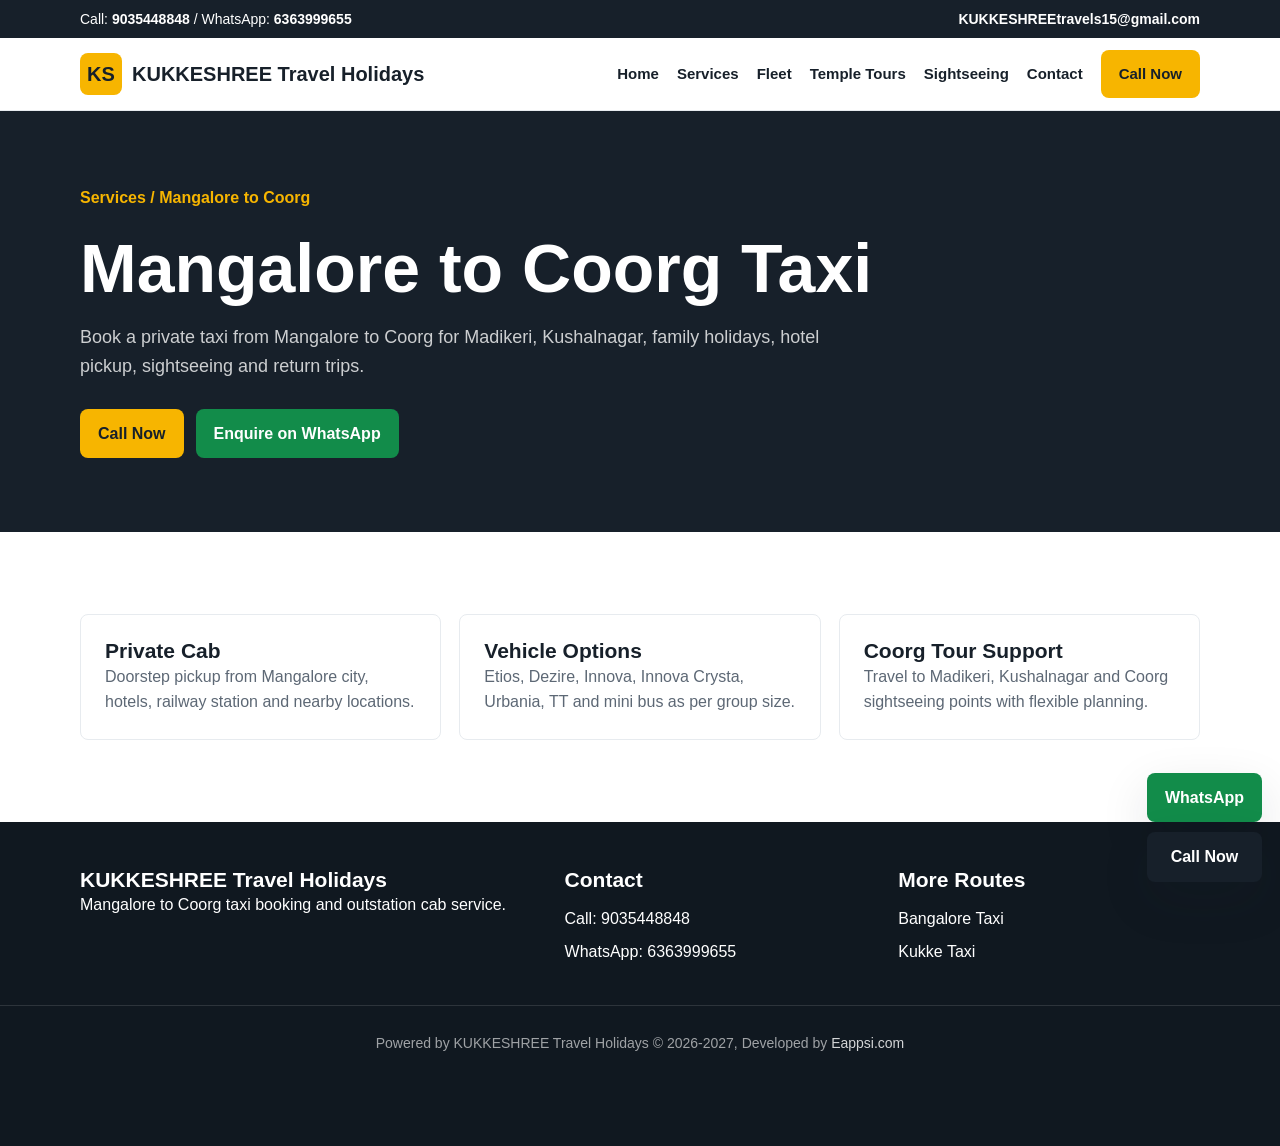
<file: services/mangalore-to-coorg-taxi.html>
<!DOCTYPE html>
<html lang="en-IN">
<head>
  <meta charset="UTF-8">
  <meta name="viewport" content="width=device-width, initial-scale=1.0">
  <title>Mangalore to Coorg Taxi | KUKKESHREE Travel Holidays</title>
  <meta name="description" content="Book Mangalore to Coorg taxi with KUKKESHREE Travel Holidays. Comfortable cars, Innova, Urbania, Tempo Traveller and mini bus for Coorg, Madikeri and Kushalnagar trips.">
  <link rel="stylesheet" href="../assets/styles.css">
  <!-- Google tag (gtag.js) -->
  <script async src="https://www.googletagmanager.com/gtag/js?id=AW-18161673980"></script>
  <script>
    window.dataLayer = window.dataLayer || [];
    function gtag(){dataLayer.push(arguments);}
    gtag('js', new Date());

    gtag('config', 'AW-18161673980');
  </script>
</head>
<body>
  <div class="topbar"><div class="container"><span>Call: <a href="tel:+919035448848">9035448848</a> / WhatsApp: <a href="https://wa.me/916363999655" target="_blank" rel="noopener">6363999655</a></span><a href="mailto:KUKKESHREEtravels15@gmail.com">KUKKESHREEtravels15@gmail.com</a></div></div>
  <header class="site-header"><div class="container nav"><a class="logo" href="../index.html"><span class="logo-mark">KS</span><span>KUKKESHREE Travel Holidays</span></a><label class="menu-button" for="menu-toggle">☰</label><input class="menu-toggle" id="menu-toggle" type="checkbox"><nav class="nav-links"><a href="../index.html">Home</a><a href="../services.html">Services</a><a href="../fleet.html">Fleet</a><a href="../temple-tours.html">Temple Tours</a><a href="../sightseeing.html">Sightseeing</a><a href="../contact.html">Contact</a><a class="button button-primary" href="tel:+919035448848">Call Now</a></nav></div></header>
  <main><section class="page-hero"><div class="container"><div class="breadcrumb">Services / Mangalore to Coorg</div><h1>Mangalore to Coorg Taxi</h1><p>Book a private taxi from Mangalore to Coorg for Madikeri, Kushalnagar, family holidays, hotel pickup, sightseeing and return trips.</p><div class="cta-row"><a class="button button-primary" href="tel:+919035448848">Call Now</a><a class="button button-whatsapp" href="https://wa.me/916363999655?text=Hello%20KUKKESHREE%20Travel%20Holidays%2C%20I%20need%20Mangalore%20to%20Coorg%20taxi." target="_blank" rel="noopener">Enquire on WhatsApp</a></div></div></section><section class="section"><div class="container grid grid-3"><article class="card"><h3>Private Cab</h3><p>Doorstep pickup from Mangalore city, hotels, railway station and nearby locations.</p></article><article class="card"><h3>Vehicle Options</h3><p>Etios, Dezire, Innova, Innova Crysta, Urbania, TT and mini bus as per group size.</p></article><article class="card"><h3>Coorg Tour Support</h3><p>Travel to Madikeri, Kushalnagar and Coorg sightseeing points with flexible planning.</p></article></div></section></main>
  <footer class="footer"><div class="container footer-grid"><div><h3>KUKKESHREE Travel Holidays</h3><p>Mangalore to Coorg taxi booking and outstation cab service.</p></div><div><h3>Contact</h3><ul><li>Call: <a href="tel:+919035448848">9035448848</a></li><li>WhatsApp: <a href="https://wa.me/916363999655" target="_blank" rel="noopener">6363999655</a></li></ul></div><div><h3>More Routes</h3><ul><li><a href="mangalore-to-bangalore-taxi.html">Bangalore Taxi</a></li><li><a href="mangalore-to-kukke-subramanya-taxi.html">Kukke Taxi</a></li></ul></div></div><div class="footer-bottom">Powered by KUKKESHREE Travel Holidays © 2026-2027, Developed by <a href="https://eappsi.com" target="_blank" rel="noopener">Eappsi.com</a></div></footer>
  <div class="sticky-cta"><a class="button button-whatsapp" href="https://wa.me/916363999655?text=Hello%20KUKKESHREE%20Travel%20Holidays%2C%20I%20need%20Mangalore%20to%20Coorg%20taxi." target="_blank" rel="noopener">WhatsApp</a><a class="button button-dark" href="tel:+919035448848">Call Now</a></div><div class="mobile-bottom-bar"><a class="button button-dark" href="tel:+919035448848">Call Now</a><a class="button button-whatsapp" href="https://wa.me/916363999655?text=Hello%20KUKKESHREE%20Travel%20Holidays%2C%20I%20need%20Mangalore%20to%20Coorg%20taxi." target="_blank" rel="noopener">WhatsApp</a></div>
</body>
</html>
</file>
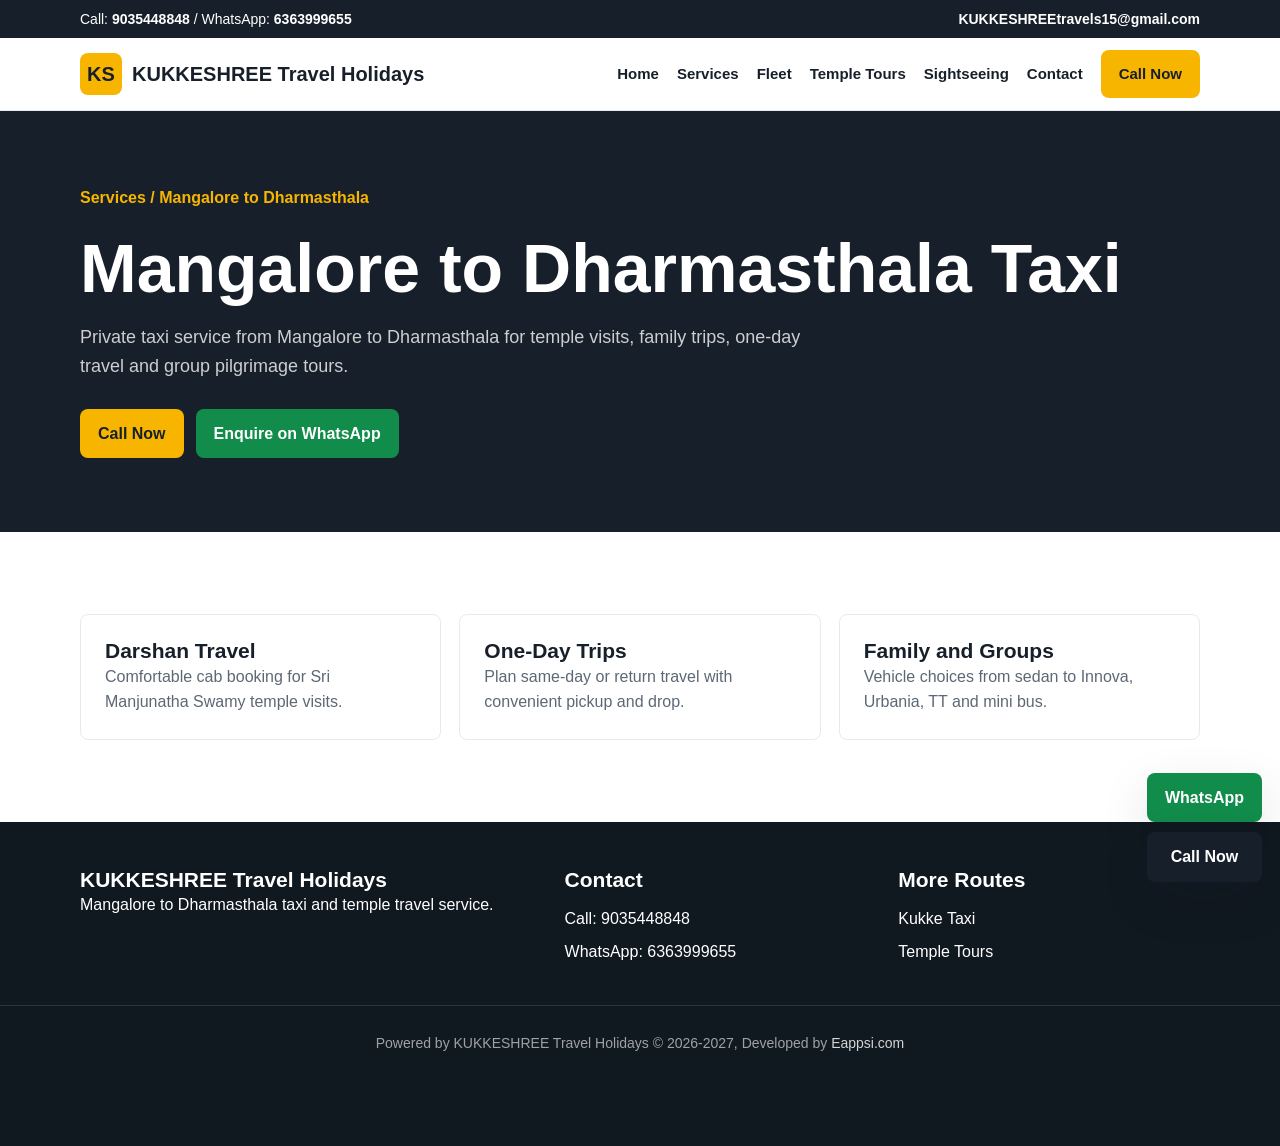
<file: services/mangalore-to-dharmasthala-taxi.html>
<!DOCTYPE html>
<html lang="en-IN">
<head>
  <meta charset="UTF-8">
  <meta name="viewport" content="width=device-width, initial-scale=1.0">
  <title>Mangalore to Dharmasthala Taxi | KUKKESHREE Travel Holidays</title>
  <meta name="description" content="Book Mangalore to Dharmasthala taxi with KUKKESHREE Travel Holidays. Cars, Innova, Urbania, Tempo Traveller and mini bus for Sri Manjunatha Swamy temple trips.">
  <link rel="stylesheet" href="../assets/styles.css">
  <!-- Google tag (gtag.js) -->
  <script async src="https://www.googletagmanager.com/gtag/js?id=AW-18161673980"></script>
  <script>
    window.dataLayer = window.dataLayer || [];
    function gtag(){dataLayer.push(arguments);}
    gtag('js', new Date());

    gtag('config', 'AW-18161673980');
  </script>
</head>
<body>
  <div class="topbar"><div class="container"><span>Call: <a href="tel:+919035448848">9035448848</a> / WhatsApp: <a href="https://wa.me/916363999655" target="_blank" rel="noopener">6363999655</a></span><a href="mailto:KUKKESHREEtravels15@gmail.com">KUKKESHREEtravels15@gmail.com</a></div></div>
  <header class="site-header"><div class="container nav"><a class="logo" href="../index.html"><span class="logo-mark">KS</span><span>KUKKESHREE Travel Holidays</span></a><label class="menu-button" for="menu-toggle">☰</label><input class="menu-toggle" id="menu-toggle" type="checkbox"><nav class="nav-links"><a href="../index.html">Home</a><a href="../services.html">Services</a><a href="../fleet.html">Fleet</a><a href="../temple-tours.html">Temple Tours</a><a href="../sightseeing.html">Sightseeing</a><a href="../contact.html">Contact</a><a class="button button-primary" href="tel:+919035448848">Call Now</a></nav></div></header>
  <main><section class="page-hero"><div class="container"><div class="breadcrumb">Services / Mangalore to Dharmasthala</div><h1>Mangalore to Dharmasthala Taxi</h1><p>Private taxi service from Mangalore to Dharmasthala for temple visits, family trips, one-day travel and group pilgrimage tours.</p><div class="cta-row"><a class="button button-primary" href="tel:+919035448848">Call Now</a><a class="button button-whatsapp" href="https://wa.me/916363999655?text=Hello%20KUKKESHREE%20Travel%20Holidays%2C%20I%20need%20Mangalore%20to%20Dharmasthala%20taxi." target="_blank" rel="noopener">Enquire on WhatsApp</a></div></div></section><section class="section"><div class="container grid grid-3"><article class="card"><h3>Darshan Travel</h3><p>Comfortable cab booking for Sri Manjunatha Swamy temple visits.</p></article><article class="card"><h3>One-Day Trips</h3><p>Plan same-day or return travel with convenient pickup and drop.</p></article><article class="card"><h3>Family and Groups</h3><p>Vehicle choices from sedan to Innova, Urbania, TT and mini bus.</p></article></div></section></main>
  <footer class="footer"><div class="container footer-grid"><div><h3>KUKKESHREE Travel Holidays</h3><p>Mangalore to Dharmasthala taxi and temple travel service.</p></div><div><h3>Contact</h3><ul><li>Call: <a href="tel:+919035448848">9035448848</a></li><li>WhatsApp: <a href="https://wa.me/916363999655" target="_blank" rel="noopener">6363999655</a></li></ul></div><div><h3>More Routes</h3><ul><li><a href="mangalore-to-kukke-subramanya-taxi.html">Kukke Taxi</a></li><li><a href="../temple-tours.html">Temple Tours</a></li></ul></div></div><div class="footer-bottom">Powered by KUKKESHREE Travel Holidays © 2026-2027, Developed by <a href="https://eappsi.com" target="_blank" rel="noopener">Eappsi.com</a></div></footer>
  <div class="sticky-cta"><a class="button button-whatsapp" href="https://wa.me/916363999655?text=Hello%20KUKKESHREE%20Travel%20Holidays%2C%20I%20need%20Mangalore%20to%20Dharmasthala%20taxi." target="_blank" rel="noopener">WhatsApp</a><a class="button button-dark" href="tel:+919035448848">Call Now</a></div><div class="mobile-bottom-bar"><a class="button button-dark" href="tel:+919035448848">Call Now</a><a class="button button-whatsapp" href="https://wa.me/916363999655?text=Hello%20KUKKESHREE%20Travel%20Holidays%2C%20I%20need%20Mangalore%20to%20Dharmasthala%20taxi." target="_blank" rel="noopener">WhatsApp</a></div>
</body>
</html>
</file>
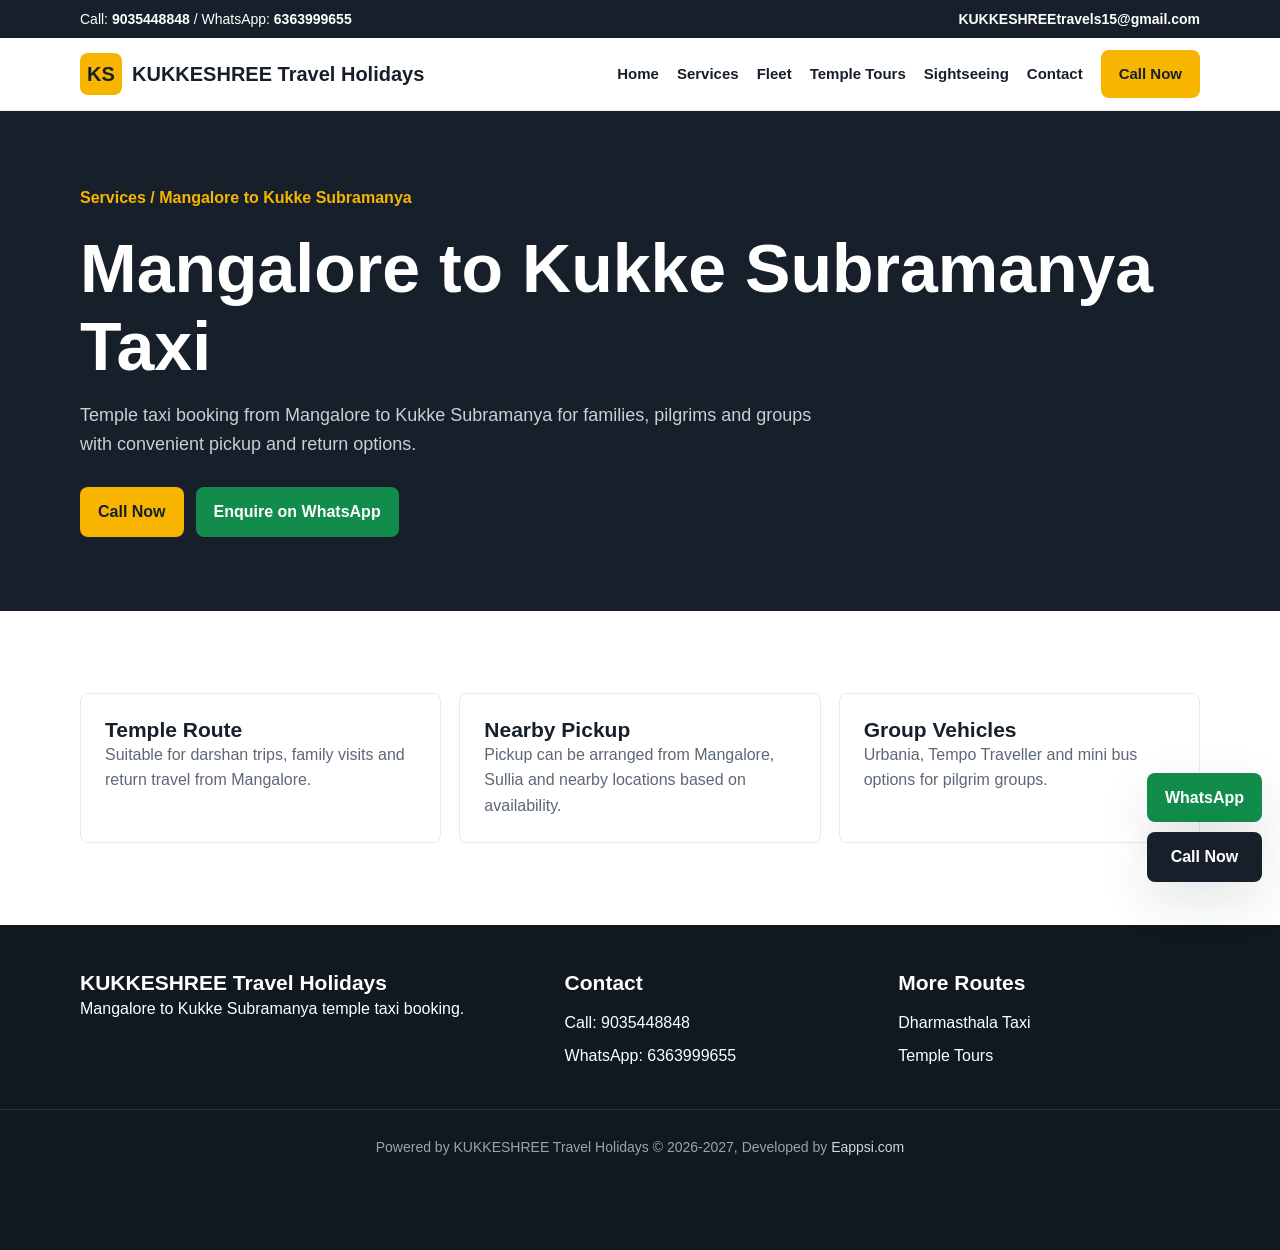
<file: services/mangalore-to-kukke-subramanya-taxi.html>
<!DOCTYPE html>
<html lang="en-IN">
<head>
  <meta charset="UTF-8">
  <meta name="viewport" content="width=device-width, initial-scale=1.0">
  <title>Mangalore to Kukke Subramanya Taxi | KUKKESHREE Travel Holidays</title>
  <meta name="description" content="Book Mangalore to Kukke Subramanya taxi for temple darshan trips. Private cars, Innova, Urbania, TT and mini bus available from KUKKESHREE Travel Holidays.">
  <link rel="stylesheet" href="../assets/styles.css">
  <!-- Google tag (gtag.js) -->
  <script async src="https://www.googletagmanager.com/gtag/js?id=AW-18161673980"></script>
  <script>
    window.dataLayer = window.dataLayer || [];
    function gtag(){dataLayer.push(arguments);}
    gtag('js', new Date());

    gtag('config', 'AW-18161673980');
  </script>
</head>
<body>
  <div class="topbar"><div class="container"><span>Call: <a href="tel:+919035448848">9035448848</a> / WhatsApp: <a href="https://wa.me/916363999655" target="_blank" rel="noopener">6363999655</a></span><a href="mailto:KUKKESHREEtravels15@gmail.com">KUKKESHREEtravels15@gmail.com</a></div></div>
  <header class="site-header"><div class="container nav"><a class="logo" href="../index.html"><span class="logo-mark">KS</span><span>KUKKESHREE Travel Holidays</span></a><label class="menu-button" for="menu-toggle">☰</label><input class="menu-toggle" id="menu-toggle" type="checkbox"><nav class="nav-links"><a href="../index.html">Home</a><a href="../services.html">Services</a><a href="../fleet.html">Fleet</a><a href="../temple-tours.html">Temple Tours</a><a href="../sightseeing.html">Sightseeing</a><a href="../contact.html">Contact</a><a class="button button-primary" href="tel:+919035448848">Call Now</a></nav></div></header>
  <main><section class="page-hero"><div class="container"><div class="breadcrumb">Services / Mangalore to Kukke Subramanya</div><h1>Mangalore to Kukke Subramanya Taxi</h1><p>Temple taxi booking from Mangalore to Kukke Subramanya for families, pilgrims and groups with convenient pickup and return options.</p><div class="cta-row"><a class="button button-primary" href="tel:+919035448848">Call Now</a><a class="button button-whatsapp" href="https://wa.me/916363999655?text=Hello%20KUKKESHREE%20Travel%20Holidays%2C%20I%20need%20Mangalore%20to%20Kukke%20Subramanya%20taxi." target="_blank" rel="noopener">Enquire on WhatsApp</a></div></div></section><section class="section"><div class="container grid grid-3"><article class="card"><h3>Temple Route</h3><p>Suitable for darshan trips, family visits and return travel from Mangalore.</p></article><article class="card"><h3>Nearby Pickup</h3><p>Pickup can be arranged from Mangalore, Sullia and nearby locations based on availability.</p></article><article class="card"><h3>Group Vehicles</h3><p>Urbania, Tempo Traveller and mini bus options for pilgrim groups.</p></article></div></section></main>
  <footer class="footer"><div class="container footer-grid"><div><h3>KUKKESHREE Travel Holidays</h3><p>Mangalore to Kukke Subramanya temple taxi booking.</p></div><div><h3>Contact</h3><ul><li>Call: <a href="tel:+919035448848">9035448848</a></li><li>WhatsApp: <a href="https://wa.me/916363999655" target="_blank" rel="noopener">6363999655</a></li></ul></div><div><h3>More Routes</h3><ul><li><a href="mangalore-to-dharmasthala-taxi.html">Dharmasthala Taxi</a></li><li><a href="../temple-tours.html">Temple Tours</a></li></ul></div></div><div class="footer-bottom">Powered by KUKKESHREE Travel Holidays © 2026-2027, Developed by <a href="https://eappsi.com" target="_blank" rel="noopener">Eappsi.com</a></div></footer>
  <div class="sticky-cta"><a class="button button-whatsapp" href="https://wa.me/916363999655?text=Hello%20KUKKESHREE%20Travel%20Holidays%2C%20I%20need%20Mangalore%20to%20Kukke%20Subramanya%20taxi." target="_blank" rel="noopener">WhatsApp</a><a class="button button-dark" href="tel:+919035448848">Call Now</a></div><div class="mobile-bottom-bar"><a class="button button-dark" href="tel:+919035448848">Call Now</a><a class="button button-whatsapp" href="https://wa.me/916363999655?text=Hello%20KUKKESHREE%20Travel%20Holidays%2C%20I%20need%20Mangalore%20to%20Kukke%20Subramanya%20taxi." target="_blank" rel="noopener">WhatsApp</a></div>
</body>
</html>
</file>
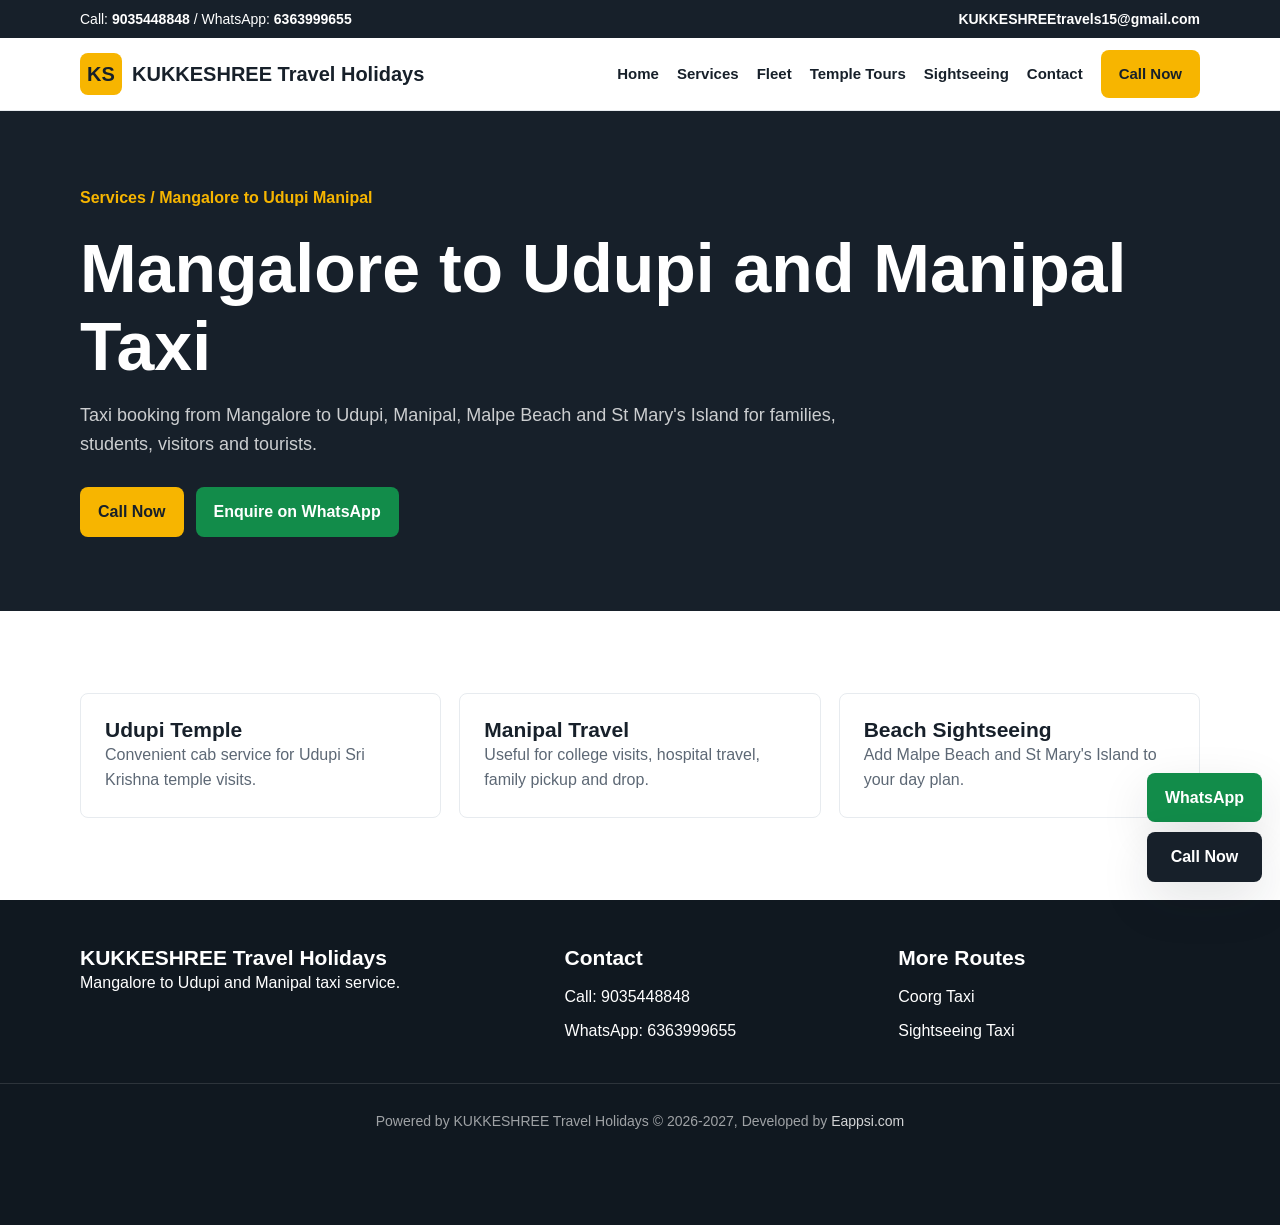
<file: services/mangalore-to-udupi-manipal-taxi.html>
<!DOCTYPE html>
<html lang="en-IN">
<head>
  <meta charset="UTF-8">
  <meta name="viewport" content="width=device-width, initial-scale=1.0">
  <title>Mangalore to Udupi Manipal Taxi | KUKKESHREE Travel Holidays</title>
  <meta name="description" content="Book Mangalore to Udupi and Manipal taxi for temple visits, college travel, hospital trips, Malpe Beach and St Mary's Island sightseeing with KUKKESHREE Travel Holidays.">
  <link rel="stylesheet" href="../assets/styles.css">
  <!-- Google tag (gtag.js) -->
  <script async src="https://www.googletagmanager.com/gtag/js?id=AW-18161673980"></script>
  <script>
    window.dataLayer = window.dataLayer || [];
    function gtag(){dataLayer.push(arguments);}
    gtag('js', new Date());

    gtag('config', 'AW-18161673980');
  </script>
</head>
<body>
  <div class="topbar"><div class="container"><span>Call: <a href="tel:+919035448848">9035448848</a> / WhatsApp: <a href="https://wa.me/916363999655" target="_blank" rel="noopener">6363999655</a></span><a href="mailto:KUKKESHREEtravels15@gmail.com">KUKKESHREEtravels15@gmail.com</a></div></div>
  <header class="site-header"><div class="container nav"><a class="logo" href="../index.html"><span class="logo-mark">KS</span><span>KUKKESHREE Travel Holidays</span></a><label class="menu-button" for="menu-toggle">☰</label><input class="menu-toggle" id="menu-toggle" type="checkbox"><nav class="nav-links"><a href="../index.html">Home</a><a href="../services.html">Services</a><a href="../fleet.html">Fleet</a><a href="../temple-tours.html">Temple Tours</a><a href="../sightseeing.html">Sightseeing</a><a href="../contact.html">Contact</a><a class="button button-primary" href="tel:+919035448848">Call Now</a></nav></div></header>
  <main><section class="page-hero"><div class="container"><div class="breadcrumb">Services / Mangalore to Udupi Manipal</div><h1>Mangalore to Udupi and Manipal Taxi</h1><p>Taxi booking from Mangalore to Udupi, Manipal, Malpe Beach and St Mary's Island for families, students, visitors and tourists.</p><div class="cta-row"><a class="button button-primary" href="tel:+919035448848">Call Now</a><a class="button button-whatsapp" href="https://wa.me/916363999655?text=Hello%20KUKKESHREE%20Travel%20Holidays%2C%20I%20need%20Mangalore%20to%20Udupi%20Manipal%20taxi." target="_blank" rel="noopener">Enquire on WhatsApp</a></div></div></section><section class="section"><div class="container grid grid-3"><article class="card"><h3>Udupi Temple</h3><p>Convenient cab service for Udupi Sri Krishna temple visits.</p></article><article class="card"><h3>Manipal Travel</h3><p>Useful for college visits, hospital travel, family pickup and drop.</p></article><article class="card"><h3>Beach Sightseeing</h3><p>Add Malpe Beach and St Mary's Island to your day plan.</p></article></div></section></main>
  <footer class="footer"><div class="container footer-grid"><div><h3>KUKKESHREE Travel Holidays</h3><p>Mangalore to Udupi and Manipal taxi service.</p></div><div><h3>Contact</h3><ul><li>Call: <a href="tel:+919035448848">9035448848</a></li><li>WhatsApp: <a href="https://wa.me/916363999655" target="_blank" rel="noopener">6363999655</a></li></ul></div><div><h3>More Routes</h3><ul><li><a href="mangalore-to-coorg-taxi.html">Coorg Taxi</a></li><li><a href="../sightseeing.html">Sightseeing Taxi</a></li></ul></div></div><div class="footer-bottom">Powered by KUKKESHREE Travel Holidays © 2026-2027, Developed by <a href="https://eappsi.com" target="_blank" rel="noopener">Eappsi.com</a></div></footer>
  <div class="sticky-cta"><a class="button button-whatsapp" href="https://wa.me/916363999655?text=Hello%20KUKKESHREE%20Travel%20Holidays%2C%20I%20need%20Mangalore%20to%20Udupi%20Manipal%20taxi." target="_blank" rel="noopener">WhatsApp</a><a class="button button-dark" href="tel:+919035448848">Call Now</a></div><div class="mobile-bottom-bar"><a class="button button-dark" href="tel:+919035448848">Call Now</a><a class="button button-whatsapp" href="https://wa.me/916363999655?text=Hello%20KUKKESHREE%20Travel%20Holidays%2C%20I%20need%20Mangalore%20to%20Udupi%20Manipal%20taxi." target="_blank" rel="noopener">WhatsApp</a></div>
</body>
</html>
</file>
<file: assets/styles.css>
:root {
  --ink: #17202a;
  --muted: #5d6875;
  --line: #e7ebef;
  --soft: #f6f8fa;
  --brand: #f7b500;
  --brand-dark: #ca7a00;
  --green: #128c4a;
  --blue: #0b4f8a;
  --white: #ffffff;
  --shadow: 0 18px 50px rgba(23, 32, 42, 0.12);
}

* {
  box-sizing: border-box;
}

html {
  scroll-behavior: smooth;
}

body {
  margin: 0;
  font-family: Arial, Helvetica, sans-serif;
  color: var(--ink);
  background: var(--white);
  line-height: 1.6;
}

img {
  max-width: 100%;
  display: block;
}

a {
  color: inherit;
  text-decoration: none;
}

.container {
  width: min(1120px, calc(100% - 32px));
  margin: 0 auto;
}

.topbar {
  background: var(--ink);
  color: var(--white);
  font-size: 14px;
}

.topbar .container {
  display: flex;
  justify-content: space-between;
  gap: 16px;
  padding: 8px 0;
  flex-wrap: wrap;
}

.topbar a {
  color: var(--white);
  font-weight: 700;
}

.site-header {
  position: relative;
  z-index: 20;
  background: rgba(255, 255, 255, 0.96);
  border-bottom: 1px solid var(--line);
}

.header-banner {
  display: flex;
  justify-content: center;
  background: var(--white);
}

.header-banner img {
  width: min(100%, 1419px);
  height: auto;
}

.nav {
  min-height: 72px;
  display: flex;
  align-items: center;
  justify-content: space-between;
  gap: 24px;
}

.logo {
  display: inline-flex;
  align-items: center;
  gap: 10px;
  font-weight: 800;
  font-size: 20px;
}

.logo-mark {
  display: grid;
  place-items: center;
  width: 42px;
  height: 42px;
  border-radius: 8px;
  background: var(--brand);
  color: var(--ink);
  font-weight: 900;
}

.menu-toggle {
  display: none;
}

.menu-button {
  display: none;
  width: 44px;
  height: 44px;
  border: 1px solid var(--line);
  border-radius: 8px;
  align-items: center;
  justify-content: center;
  font-size: 24px;
  background: var(--white);
}

.nav-links {
  display: flex;
  align-items: center;
  gap: 18px;
  font-size: 15px;
  font-weight: 700;
}

.nav-links a {
  color: var(--ink);
}

.nav-links a:hover {
  color: var(--brand-dark);
}

.button,
button {
  display: inline-flex;
  align-items: center;
  justify-content: center;
  gap: 8px;
  min-height: 46px;
  padding: 12px 18px;
  border: 0;
  border-radius: 8px;
  font-weight: 800;
  cursor: pointer;
  text-align: center;
}

.button-primary {
  background: var(--brand);
  color: var(--ink);
}

.button-dark {
  background: var(--ink);
  color: var(--white);
}

.button-whatsapp {
  background: var(--green);
  color: var(--white);
}

.button-light {
  background: var(--white);
  color: var(--ink);
  border: 1px solid var(--line);
}

.hero {
  position: relative;
  min-height: auto;
  display: grid;
  align-items: center;
  color: var(--white);
  background: var(--ink);
}

.hero-content {
  position: relative;
  z-index: 1;
  width: min(720px, 100%);
  padding: 72px 0;
}

.eyebrow {
  display: inline-flex;
  align-items: center;
  min-height: 32px;
  padding: 6px 10px;
  border-radius: 8px;
  background: rgba(247, 181, 0, 0.95);
  color: var(--ink);
  font-size: 13px;
  font-weight: 900;
  text-transform: uppercase;
}

h1,
h2,
h3 {
  margin: 0;
  line-height: 1.15;
}

h1 {
  margin-top: 18px;
  font-size: clamp(38px, 6vw, 68px);
  letter-spacing: 0;
}

h2 {
  font-size: clamp(28px, 4vw, 44px);
}

h3 {
  font-size: 21px;
}

p {
  margin: 0;
}

.hero p {
  max-width: 620px;
  margin-top: 18px;
  font-size: 19px;
  color: rgba(255, 255, 255, 0.92);
}

.hero-actions,
.cta-row {
  display: flex;
  flex-wrap: wrap;
  gap: 12px;
  margin-top: 28px;
}

.trust-strip {
  position: relative;
  z-index: 2;
  margin-top: -74px;
}

.trust-grid {
  display: grid;
  grid-template-columns: repeat(4, 1fr);
  gap: 1px;
  overflow: hidden;
  border-radius: 8px;
  box-shadow: var(--shadow);
  background: var(--line);
}

.trust-item {
  background: var(--white);
  padding: 22px;
}

.trust-item strong {
  display: block;
  font-size: 22px;
  line-height: 1.2;
}

.trust-item span {
  color: var(--muted);
  font-size: 14px;
}

.section {
  padding: 82px 0;
}

.section-soft {
  background: var(--soft);
}

.section-dark {
  background: var(--ink);
  color: var(--white);
}

.section-heading {
  display: flex;
  align-items: end;
  justify-content: space-between;
  gap: 24px;
  margin-bottom: 34px;
}

.section-heading p {
  max-width: 520px;
  color: var(--muted);
}

.vehicle-heading {
  align-items: start;
}

.section-dark .section-heading p,
.section-dark .muted {
  color: rgba(255, 255, 255, 0.72);
}

.grid {
  display: grid;
  gap: 18px;
}

.grid-2 {
  grid-template-columns: repeat(2, 1fr);
}

.grid-3 {
  grid-template-columns: repeat(3, 1fr);
}

.grid-4 {
  grid-template-columns: repeat(4, 1fr);
}

.card {
  background: var(--white);
  border: 1px solid var(--line);
  border-radius: 8px;
  padding: 24px;
}

.section-soft .card {
  background: var(--white);
}

.section-dark .card {
  background: rgba(255, 255, 255, 0.08);
  border-color: rgba(255, 255, 255, 0.14);
}

.card p,
.muted {
  color: var(--muted);
}

.card-image {
  width: 100%;
  aspect-ratio: 4 / 3;
  margin: 16px 0;
  border-radius: 8px;
  object-fit: cover;
}

.section-feature-image {
  width: min(420px, 100%);
  aspect-ratio: 4 / 3;
  margin-top: 18px;
  border-radius: 8px;
  object-fit: cover;
}

.section-dark .card p {
  color: rgba(255, 255, 255, 0.76);
}

.icon {
  display: grid;
  place-items: center;
  width: 44px;
  height: 44px;
  margin-bottom: 16px;
  border-radius: 8px;
  background: var(--brand);
  color: var(--ink);
  font-weight: 900;
}

.list {
  display: grid;
  gap: 10px;
  padding: 0;
  margin: 16px 0 0;
  list-style: none;
}

.list li {
  position: relative;
  padding-left: 26px;
}

.list li::before {
  content: "✓";
  position: absolute;
  left: 0;
  color: var(--green);
  font-weight: 900;
}

.pill-list {
  display: flex;
  flex-wrap: wrap;
  gap: 10px;
  padding: 0;
  margin: 0;
  list-style: none;
}

.pill-list li,
.tag {
  border: 1px solid var(--line);
  border-radius: 8px;
  padding: 9px 12px;
  background: var(--white);
  font-weight: 700;
  color: var(--ink);
}

.route-link {
  display: flex;
  justify-content: space-between;
  gap: 12px;
  border-bottom: 1px solid var(--line);
  padding: 14px 0;
  font-weight: 800;
}

.route-link span {
  color: var(--brand-dark);
}

.split {
  display: grid;
  grid-template-columns: 1.05fr 0.95fr;
  gap: 44px;
  align-items: start;
}

.contact-panel {
  background: var(--white);
  border: 1px solid var(--line);
  border-radius: 8px;
  padding: 28px;
  box-shadow: var(--shadow);
}

.contact-panel h2 {
  font-size: 34px;
}

.field {
  display: grid;
  gap: 8px;
  margin-bottom: 14px;
}

label {
  font-weight: 800;
}

input,
textarea,
select {
  width: 100%;
  border: 1px solid #d7dee5;
  border-radius: 8px;
  padding: 13px 14px;
  font: inherit;
  color: var(--ink);
  background: var(--white);
}

textarea {
  min-height: 168px;
  resize: vertical;
}

.enquiry-message {
  height: 340px;
  line-height: 1.55;
}

.notice {
  margin-top: 12px;
  font-size: 14px;
  color: var(--muted);
}

.page-hero {
  background: var(--ink);
  color: var(--white);
  padding: 74px 0;
}

.page-hero p {
  max-width: 760px;
  margin-top: 16px;
  color: rgba(255, 255, 255, 0.78);
  font-size: 18px;
}

.breadcrumb {
  margin-bottom: 16px;
  color: var(--brand);
  font-weight: 800;
}

.footer {
  background: #101820;
  color: var(--white);
  padding: 46px 0 92px;
}

.footer-grid {
  display: grid;
  grid-template-columns: 1.2fr 0.8fr 0.8fr;
  gap: 32px;
}

.footer-bottom {
  margin-top: 32px;
  padding-top: 26px;
  border-top: 1px solid rgba(255, 255, 255, 0.12);
  color: rgba(255, 255, 255, 0.6);
  font-size: 14px;
  text-align: center;
}

.footer-bottom a {
  color: rgba(255, 255, 255, 0.82);
}

.footer-bottom a:hover {
  color: var(--white);
}

.footer ul {
  padding: 0;
  margin: 14px 0 0;
  list-style: none;
}

.footer li {
  margin-bottom: 8px;
}

.sticky-cta {
  position: fixed;
  right: 18px;
  bottom: 18px;
  z-index: 999;
  display: grid;
  gap: 10px;
}

.sticky-cta a {
  box-shadow: var(--shadow);
}

.button-instagram {
  background: #E1306C;
  color: var(--white);
}

.button-facebook {
  background: #1877F2;
  color: var(--white);
}

.mobile-bottom-bar {
  display: none;
}

@media (max-width: 900px) {
  .menu-button {
    display: inline-flex;
  }

  .nav {
    flex-wrap: wrap;
  }

  .nav-links {
    display: none;
    width: 100%;
    flex-direction: column;
    align-items: stretch;
    padding: 0 0 16px;
  }

  .nav-links a {
    padding: 11px 0;
  }

  .menu-toggle:checked ~ .nav-links {
    display: flex;
  }

  .hero {
    min-height: auto;
  }

  .trust-grid,
  .grid-4 {
    grid-template-columns: repeat(2, 1fr);
  }

  .grid-3,
  .grid-2,
  .split,
  .footer-grid {
    grid-template-columns: 1fr;
  }

  .section-heading {
    align-items: start;
    flex-direction: column;
  }
}

@media (max-width: 640px) {
  .container {
    width: min(100% - 22px, 1120px);
  }

  .topbar {
    display: none;
  }

  .hero {
    min-height: auto;
  }

  .hero-content {
    padding: 48px 0;
  }

  .hero p {
    font-size: 17px;
  }

  .button {
    width: 100%;
  }

  .trust-strip {
    margin-top: -44px;
  }

  .trust-grid {
    grid-template-columns: 1fr;
  }

  .section {
    padding: 58px 0;
  }

  .grid-4 {
    grid-template-columns: 1fr;
  }

  .card,
  .contact-panel {
    padding: 20px;
  }

  .sticky-cta {
    display: none;
  }

  .mobile-bottom-bar {
    position: fixed;
    left: 0;
    right: 0;
    bottom: 0;
    z-index: 999;
    display: grid;
    grid-template-columns: repeat(4, 1fr);
    gap: 1px;
    background: var(--line);
    border-top: 1px solid var(--line);
  }

  .mobile-bottom-bar a {
    display: inline-flex;
    align-items: center;
    justify-content: center;
    min-height: 58px;
    border-radius: 0;
    padding: 0;
    font-size: 0;
    line-height: 1;
  }

  .mobile-bottom-bar a svg {
    width: 22px;
    height: 22px;
  }

  .mobile-bottom-bar a span.sr-only {
    position: absolute;
    width: 1px;
    height: 1px;
    padding: 0;
    margin: -1px;
    overflow: hidden;
    clip: rect(0, 0, 0, 0);
    white-space: nowrap;
    border: 0;
  }

  .footer {
    padding-bottom: 86px;
  }
}
</file>
